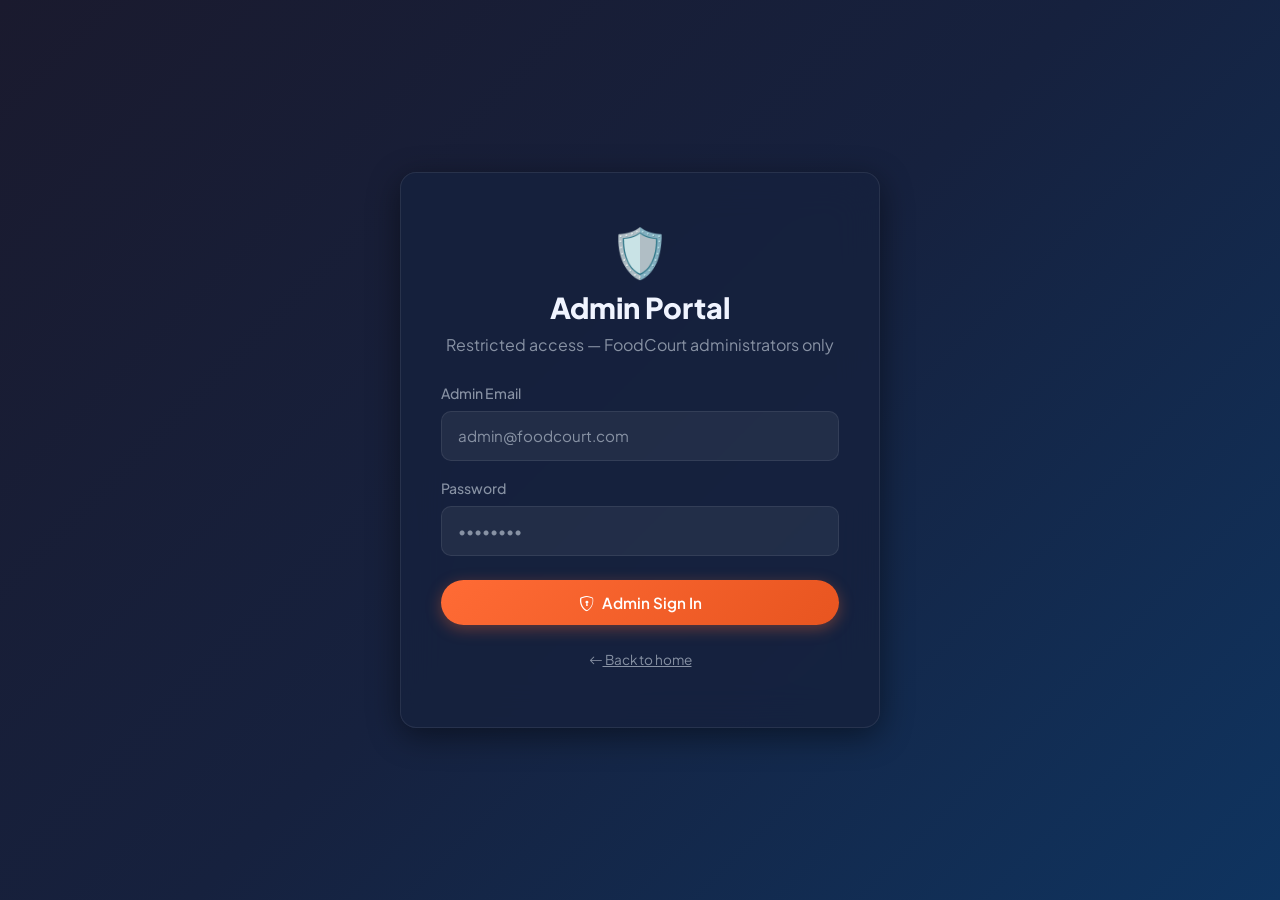
<file: templates/admin_login.html>
<!DOCTYPE html>
<html lang="en">

<head>
    <meta charset="UTF-8">
    <meta name="viewport" content="width=device-width, initial-scale=1.0">
    <title>Admin Login — FoodCourt</title>
    <link rel="icon"
        href="data:image/svg+xml,<svg xmlns='http://www.w3.org/2000/svg' viewBox='0 0 100 100'><text y='.9em' font-size='90'>🛡️</text></svg>">
    <link rel="stylesheet" href="https://cdn.jsdelivr.net/npm/bootstrap@5.3.3/dist/css/bootstrap.min.css">
    <link rel="stylesheet" href="https://cdn.jsdelivr.net/npm/bootstrap-icons@1.11.3/font/bootstrap-icons.min.css">
    <link rel="stylesheet" href="/static/css/style.css">
</head>

<body class="auth-page">
    <div class="fc-toast-container" id="toast-container"></div>

    <div class="auth-card">
        <div class="text-center mb-4">
            <div style="font-size:3rem">🛡️</div>
            <h1 style="font-size:1.8rem;font-weight:800">Admin Portal</h1>
            <p style="color:var(--text-muted)">Restricted access — FoodCourt administrators only</p>
        </div>

        <form id="admin-login-form">
            <div class="mb-3">
                <label class="fc-label">Admin Email</label>
                <input type="email" class="fc-input" id="email" placeholder="admin@foodcourt.com" required>
            </div>
            <div class="mb-4">
                <label class="fc-label">Password</label>
                <input type="password" class="fc-input" id="password" placeholder="••••••••" required>
            </div>
            <button type="submit" class="btn-primary-custom w-100 justify-content-center" id="login-btn">
                <i class="bi bi-shield-lock"></i> Admin Sign In
            </button>
        </form>

        <p class="text-center mt-4" style="color:var(--text-muted);font-size:0.85rem">
            <a href="/" style="color:var(--text-muted)"><i class="bi bi-arrow-left"></i> Back to home</a>
        </p>
    </div>

    <script src="https://cdn.jsdelivr.net/npm/bootstrap@5.3.3/dist/js/bootstrap.bundle.min.js"></script>
    <script src="/static/js/main.js"></script>
    <script>
        if (getToken() && getRole() === 'admin') { window.location.href = '/admin_dashboard.html'; }

        document.getElementById('admin-login-form').addEventListener('submit', async e => {
            e.preventDefault();
            const btn = document.getElementById('login-btn');
            btn.innerHTML = '<span class="spinner-border spinner-border-sm"></span>';
            btn.disabled = true;
            const res = await apiPost('/api/admin/login', {
                email: document.getElementById('email').value,
                password: document.getElementById('password').value
            });
            if (res.token) {
                localStorage.setItem('fc_token', res.token);
                localStorage.setItem('fc_role', 'admin');
                localStorage.setItem('fc_name', res.name);
                localStorage.setItem('fc_id', 'admin');
                showToast('Welcome, Admin 🛡️', 'success');
                setTimeout(() => window.location.href = '/admin_dashboard.html', 1000);
            } else {
                showToast(res.error || 'Login failed', 'error');
                btn.innerHTML = '<i class="bi bi-shield-lock"></i> Admin Sign In';
                btn.disabled = false;
            }
        });
    </script>
</body>

</html>
</file>
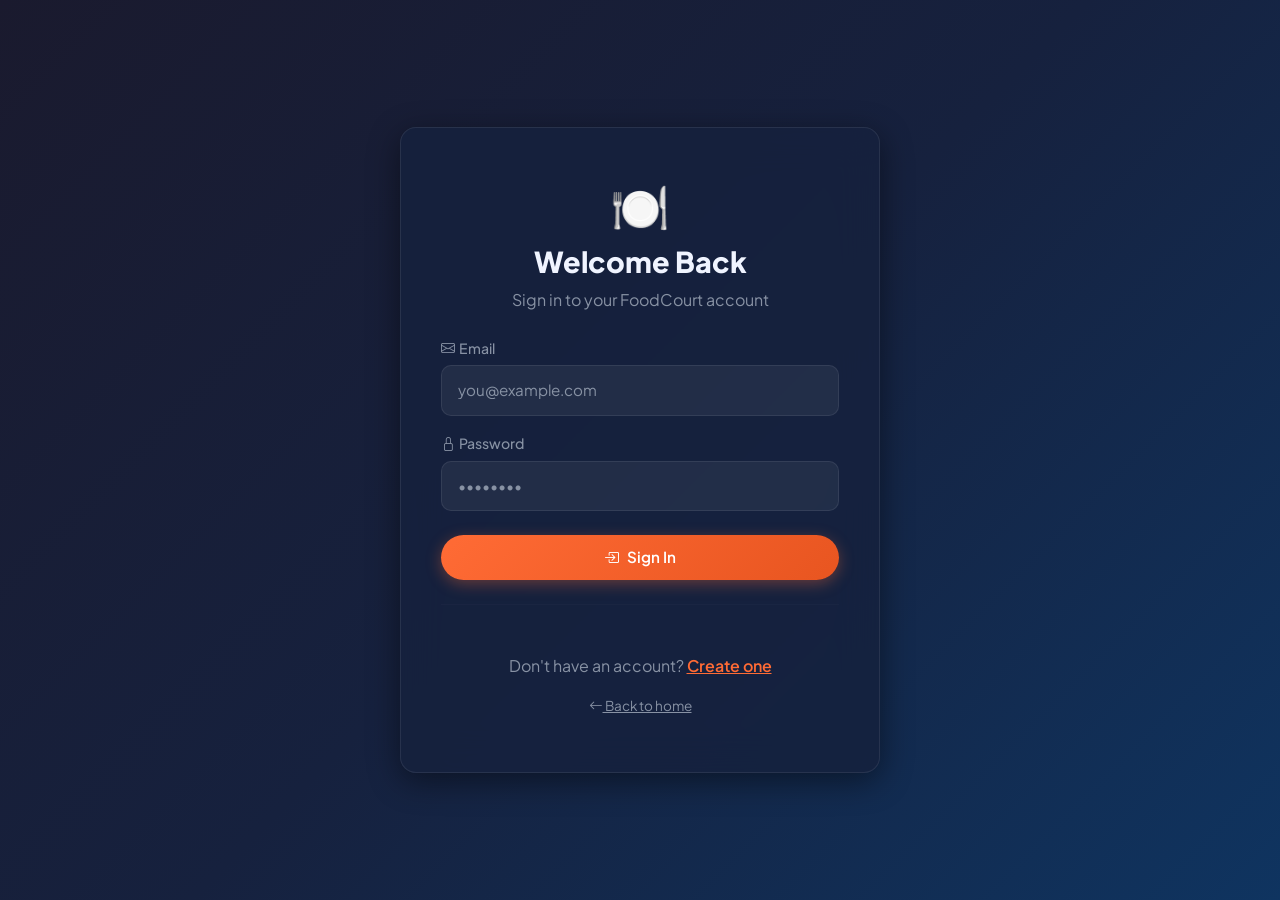
<file: templates/login.html>
<!DOCTYPE html>
<html lang="en">

<head>
    <meta charset="UTF-8">
    <meta name="viewport" content="width=device-width, initial-scale=1.0">
    <title>Login — FoodCourt</title>
    <meta name="description" content="Login to your FoodCourt account to order food.">
    <link rel="icon"
        href="data:image/svg+xml,<svg xmlns='http://www.w3.org/2000/svg' viewBox='0 0 100 100'><text y='.9em' font-size='90'>🍔</text></svg>">
    <link rel="stylesheet" href="https://cdn.jsdelivr.net/npm/bootstrap@5.3.3/dist/css/bootstrap.min.css">
    <link rel="stylesheet" href="https://cdn.jsdelivr.net/npm/bootstrap-icons@1.11.3/font/bootstrap-icons.min.css">
    <link rel="stylesheet" href="/static/css/style.css">
    <!-- Google Identity Services -->
    <script src="https://accounts.google.com/gsi/client" async defer></script>
</head>

<body class="auth-page">
    <div class="fc-toast-container" id="toast-container"></div>

    <div class="auth-card">
        <div class="text-center mb-4">
            <div style="font-size:3rem">🍽️</div>
            <h1 style="font-size:1.8rem;font-weight:800">Welcome Back</h1>
            <p style="color:var(--text-muted)">Sign in to your FoodCourt account</p>
        </div>

        <form id="login-form">
            <div class="mb-3">
                <label class="fc-label"><i class="bi bi-envelope me-1"></i>Email</label>
                <input type="email" class="fc-input" id="email" placeholder="you@example.com" required>
            </div>
            <div class="mb-4">
                <label class="fc-label"><i class="bi bi-lock me-1"></i>Password</label>
                <input type="password" class="fc-input" id="password" placeholder="••••••••" required>
            </div>
            <button type="submit" class="btn-primary-custom w-100 justify-content-center" id="submit-btn">
                <i class="bi bi-box-arrow-in-right"></i> Sign In
            </button>
        </form>

        <hr class="divider my-4">

        <!-- Google Sign-In Button -->
        <div id="g_id_onload" data-client_id="77957118883-n0f61t165nj05m29q01k953rb3q7afun.apps.googleusercontent.com"
            data-context="signin" data-ux_mode="popup" data-callback="handleGoogleCredentialResponse"
            data-auto_prompt="false">
        </div>
        <div class="g_id_signin mb-4" data-type="standard" data-shape="pill" data-theme="outline"
            data-text="continue_with" data-size="large" data-logo_alignment="left"
            style="display:flex;justify-content:center;">
        </div>

        <p class="text-center" style="color:var(--text-muted)">
            Don't have an account?
            <a href="/register.html" style="color:var(--primary);font-weight:600">Create one</a>
        </p>
        <p class="text-center" style="color:var(--text-muted);font-size:0.85rem">
            <a href="/" style="color:var(--text-muted)"><i class="bi bi-arrow-left"></i> Back to home</a>
        </p>
    </div>

    <script src="https://cdn.jsdelivr.net/npm/bootstrap@5.3.3/dist/js/bootstrap.bundle.min.js"></script>
    <script src="/static/js/main.js"></script>
    <script>
        // Redirect if already logged in
        if (getToken() && getRole() === 'customer') { window.location.href = '/'; }

        document.getElementById('login-form').addEventListener('submit', async e => {
            e.preventDefault();
            const btn = document.getElementById('submit-btn');
            btn.innerHTML = '<span class="spinner-border spinner-border-sm"></span> Signing in…';
            btn.disabled = true;

            const res = await apiPost('/api/login', {
                email: document.getElementById('email').value,
                password: document.getElementById('password').value
            });

            if (res.token) {
                localStorage.setItem('fc_token', res.token);
                localStorage.setItem('fc_role', res.role);
                localStorage.setItem('fc_name', res.name);
                localStorage.setItem('fc_id', res.id);
                showToast('Welcome back, ' + res.name + '! 🎉', 'success');
                setTimeout(() => window.location.href = '/', 1000);
            } else {
                showToast(res.error || 'Login failed', 'error');
                btn.innerHTML = '<i class="bi bi-box-arrow-in-right"></i> Sign In';
                btn.disabled = false;
            }
        });

        // Google Auth Callback
        async function handleGoogleCredentialResponse(response) {
            const res = await apiPost('/api/auth/google', {
                credential: response.credential
            });

            if (res.token) {
                localStorage.setItem('fc_token', res.token);
                localStorage.setItem('fc_role', res.role);
                localStorage.setItem('fc_name', res.name);
                localStorage.setItem('fc_id', res.id);
                showToast('Welcome back, ' + res.name + '! 🎉', 'success');
                setTimeout(() => window.location.href = '/', 1000);
            } else {
                showToast(res.error || 'Google login failed', 'error');
            }
        }
    </script>
</body>

</html>
</file>
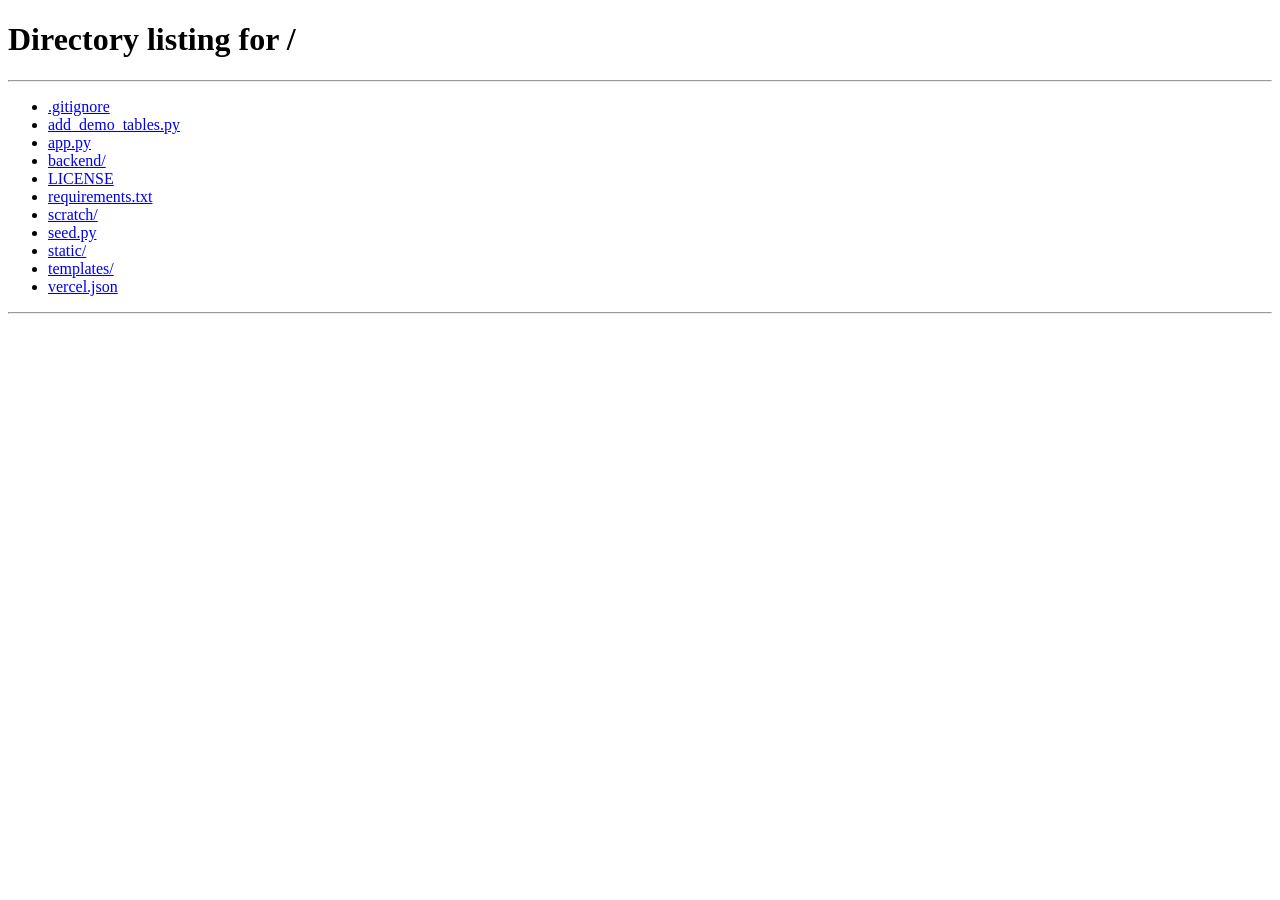
<file: templates/menu.html>
<!DOCTYPE html>
<html lang="en">

<head>
    <meta charset="UTF-8">
    <meta name="viewport" content="width=device-width, initial-scale=1.0">
    <title>Menu — FoodCourt</title>
    <link rel="icon"
        href="data:image/svg+xml,<svg xmlns='http://www.w3.org/2000/svg' viewBox='0 0 100 100'><text y='.9em' font-size='90'>🍽️</text></svg>">
    <link rel="stylesheet" href="https://cdn.jsdelivr.net/npm/bootstrap@5.3.3/dist/css/bootstrap.min.css">
    <link rel="stylesheet" href="https://cdn.jsdelivr.net/npm/bootstrap-icons@1.11.3/font/bootstrap-icons.min.css">
    <link rel="stylesheet" href="/static/css/style.css">
</head>

<body>

    <!-- NAVBAR -->
    <nav class="navbar navbar-expand-lg" style="border-bottom: 1px solid var(--border); background: var(--surface);">
        <div class="container">
            <a class="navbar-brand" href="/" style="font-weight: 700; font-size: 1.25rem;">🍽️ FoodCourt</a>
            <div class="ms-auto d-flex align-items-center gap-3">
                <button class="btn btn-link p-0 text-decoration-none" onclick="toggleProfessionalTheme()" id="theme-toggle-btn" style="color:var(--text-primary);">
                    <i class="bi bi-moon-stars" style="font-size: 1.2rem;"></i>
                </button>
                <div class="dropdown">
                    <button class="btn p-0 border-0" type="button" data-bs-toggle="dropdown" aria-expanded="false" style="color: var(--text-primary);">
                        <i class="bi bi-list" style="font-size: 1.8rem;"></i>
                    </button>
                    <ul class="dropdown-menu dropdown-menu-end p-2" style="background:var(--surface); border:1px solid var(--border); min-width: 200px; border-radius: 12px; box-shadow: var(--shadow-lg); margin-top: 10px;">
                        <li id="nav-user-info" style="display:none">
                            <div class="px-3 py-2 mb-1" style="font-size: 0.85rem; color: var(--text-muted); border-bottom: 1px solid var(--border);">
                                <i class="bi bi-person-circle me-1"></i> <span id="nav-username">User</span>
                            </div>
                        </li>
                        <li><a class="dropdown-item rounded-2" href="/"><i class="bi bi-house me-2"></i>Home</a></li>
                        <li id="nav-orders-item" style="display:none"><a class="dropdown-item rounded-2" href="/orders.html"><i class="bi bi-bag-check me-2"></i>My Orders</a></li>
                        <li id="nav-login-item"><a class="dropdown-item rounded-2" href="/login.html"><i class="bi bi-box-arrow-in-right me-2"></i>Login</a></li>
                        <li id="nav-register-item"><a class="dropdown-item rounded-2" href="/register.html"><i class="bi bi-person-plus me-2"></i>Sign Up</a></li>
                        <li><hr class="dropdown-divider" style="border-color:var(--border)"></li>
                        <li><a class="dropdown-item rounded-2" href="/restaurant_auth.html"><i class="bi bi-shop me-2"></i>Restaurant Panel</a></li>
                        <li><a class="dropdown-item rounded-2" href="/admin_login.html"><i class="bi bi-shield-lock me-2"></i>Admin Panel</a></li>
                        <li id="nav-logout-item" style="display:none">
                            <hr class="dropdown-divider" style="border-color:var(--border)">
                            <a class="dropdown-item rounded-2 text-danger" href="#" id="logout-btn"><i class="bi bi-box-arrow-right me-2"></i>Logout</a>
                        </li>
                    </ul>
                </div>
            </div>
        </div>
    </nav>

    <!-- RESTAURANT HEADER -->
    <div id="rest-header"
        style="background:linear-gradient(135deg, var(--secondary), var(--surface));padding:2.5rem 0;border-bottom:1px solid var(--border)">
        <div class="container">
            <div class="d-flex align-items-center gap-4 flex-wrap">
                <img id="rest-img" src="" alt=""
                    style="width:110px;height:110px;border-radius:var(--radius);object-fit:cover;border:2px solid var(--border)">
                <div>
                    <h1 id="rest-name" class="section-title mb-1">Loading…</h1>
                    <div class="d-flex align-items-center gap-2 flex-wrap">
                        <span id="rest-cuisine" class="badge-cuisine"></span>
                        <span id="rest-rating" class="stars"></span>
                    </div>
                    <!-- Offer banner -->
                    <div id="offer-banner" class="offer-banner mt-3" style="display:none">
                        <i class="bi bi-tags-fill"></i> <span id="offer-text"></span>
                    </div>
                </div>
            </div>
        </div>
    </div>

    <!-- MENU ITEMS -->
    <section class="py-5">
        <div class="container">
            <div class="d-flex gap-2 mb-4">
                <button class="pill" id="filter-veg" onclick="toggleMenuFilter('veg')">🟢 Veg Only</button>
                <button class="pill" id="filter-best" onclick="toggleMenuFilter('best')">🔥 Bestsellers</button>
            </div>
            <div class="row g-3" id="menu-grid">
                <!-- Skeletons -->
                <div class="col-12 col-md-6 col-lg-4">
                    <div class="fc-card" style="padding:1rem">
                        <div class="d-flex gap-3">
                            <div class="skeleton" style="width:100px; height:100px; border-radius:12px"></div>
                            <div style="flex:1">
                                <div class="skeleton" style="height:1.2rem;width:80%;margin-bottom:.5rem"></div>
                                <div class="skeleton" style="height:.9rem;width:40%;margin-bottom:1rem"></div>
                                <div class="skeleton" style="height:2rem;width:60%"></div>
                            </div>
                        </div>
                    </div>
                </div>
                <div class="col-12 col-md-6 col-lg-4">
                    <div class="fc-card" style="padding:1rem">
                        <div class="d-flex gap-3">
                            <div class="skeleton" style="width:100px; height:100px; border-radius:12px"></div>
                            <div style="flex:1">
                                <div class="skeleton" style="height:1.2rem;width:80%;margin-bottom:.5rem"></div>
                                <div class="skeleton" style="height:.9rem;width:40%;margin-bottom:1rem"></div>
                                <div class="skeleton" style="height:2rem;width:60%"></div>
                            </div>
                        </div>
                    </div>
                </div>
                <div class="col-12 col-md-6 col-lg-4 d-none d-lg-block">
                    <div class="fc-card" style="padding:1rem">
                        <div class="d-flex gap-3">
                            <div class="skeleton" style="width:100px; height:100px; border-radius:12px"></div>
                            <div style="flex:1">
                                <div class="skeleton" style="height:1.2rem;width:80%;margin-bottom:.5rem"></div>
                                <div class="skeleton" style="height:.9rem;width:40%;margin-bottom:1rem"></div>
                                <div class="skeleton" style="height:2rem;width:60%"></div>
                            </div>
                        </div>
                    </div>
                </div>
            </div>

            <!-- Reviews Section -->
            <div class="mt-5">
                <h2 class="section-title" style="font-size:1.4rem">⭐ Reviews</h2>
                <div id="reviews-list" class="mt-3"></div>
                <!-- Leave a review form (shown only when logged in as customer) -->
                <div id="review-form-wrapper" style="display:none" class="mt-4">
                    <div
                        style="background:var(--card-bg);border:1px solid var(--border);border-radius:var(--radius);padding:1.5rem">
                        <h3 style="font-size:1.1rem;font-weight:700;margin-bottom:1rem">Leave a Review</h3>
                        <div class="mb-3">
                            <label class="fc-label">Rating</label>
                            <div class="d-flex gap-2" id="star-picker" style="font-size:1.5rem;cursor:pointer">
                                <span onclick="setRating(1)">☆</span><span onclick="setRating(2)">☆</span>
                                <span onclick="setRating(3)">☆</span><span onclick="setRating(4)">☆</span><span
                                    onclick="setRating(5)">☆</span>
                            </div>
                        </div>
                        <div class="mb-3">
                            <label class="fc-label">Comment (optional)</label>
                            <textarea class="fc-input" id="review-comment" rows="2"
                                placeholder="Share your experience…"></textarea>
                        </div>
                        <button class="btn-primary-custom" onclick="submitReview()">
                            <i class="bi bi-send"></i> Submit Review
                        </button>
                    </div>
                </div>
            </div>
        </div>
    </section>

    <!-- FLOATING CART -->
    <div class="cart-btn-floating" id="cart-fab" style="display:none">
        <button class="btn-primary-custom position-relative"
            style="width:60px;height:60px;border-radius:50%;padding:0;justify-content:center;font-size:1.4rem"
            data-bs-toggle="offcanvas" data-bs-target="#cartSidebar">
            🛒
            <span class="cart-count" id="cart-badge">0</span>
        </button>
    </div>

    <!-- CART SIDEBAR -->
    <div class="offcanvas offcanvas-end" tabindex="-1" id="cartSidebar">
        <div class="offcanvas-header">
            <h5 class="offcanvas-title">🛒 Your Cart</h5>
            <button type="button" class="btn-close btn-close-white" data-bs-dismiss="offcanvas"></button>
        </div>
        <div class="offcanvas-body d-flex flex-column" style="overflow-y:auto">
            <div id="cart-items-list" class="flex-grow-1"></div>
            <div id="cart-footer"
                style="display:none;border-top:1px solid var(--border);padding-top:1rem;margin-top:1rem">
                <div class="mb-3">
                    <label class="fc-label">Coupon Code</label>
                    <div class="d-flex gap-2">
                        <input type="text" class="fc-input" id="cart-coupon" placeholder="Enter coupon..." style="flex:1; text-transform:uppercase;">
                        <button class="btn btn-outline-custom" onclick="applyCoupon()" style="padding: 0 1rem; border-color:var(--border); color:var(--text);">Apply</button>
                    </div>
                    <div id="coupon-message" style="font-size: 0.85rem; margin-top: 0.25rem;"></div>
                </div>
                <div class="mb-3" id="cart-points-container" style="display:none;">
                    <div class="form-check d-flex align-items-center gap-2" style="background:rgba(255,107,53,0.1); padding:0.5rem 1rem; border-radius:8px; border:1px solid rgba(255,107,53,0.2);">
                        <input class="form-check-input" type="checkbox" id="cart-use-points" onchange="renderCart()" style="margin-top:0;">
                        <label class="form-check-label mb-0 w-100 d-flex justify-content-between align-items-center" for="cart-use-points" style="color:var(--text-primary); cursor:pointer;">
                            <span id="cart-points-label"><i class="bi bi-star-fill text-warning"></i> Use 0 Points</span>
                            <strong class="text-success" id="cart-points-savings">Save ₹0</strong>
                        </label>
                    </div>
                </div>
                <div class="d-flex justify-content-between mb-2">
                    <span style="color:var(--text-muted)">Subtotal</span>
                    <strong id="cart-subtotal">$0.00</strong>
                </div>
                <div class="d-flex justify-content-between mb-2 text-success" id="cart-discount-row" style="display:none !important;">
                    <span>Discount</span>
                    <strong id="cart-discount">-$0.00</strong>
                </div>
                <div class="d-flex justify-content-between mb-3 border-top pt-2" style="border-color:var(--border) !important;">
                    <span style="font-weight:bold;">Total</span>
                    <strong id="cart-total" style="font-size:1.1rem; color:var(--primary);">$0.00</strong>
                </div>
                <div class="mb-3">
                    <label class="fc-label">Delivery Address</label>
                    <textarea class="fc-input" id="cart-address" rows="2"
                        placeholder="Enter your delivery address…"></textarea>
                </div>
                <div class="d-flex gap-2">
                    <button id="checkout-btn-razorpay" class="btn btn-primary-custom w-100 justify-content-center" onclick="checkout('razorpay')">
                        <i class="bi bi-credit-card"></i> Pay Online
                    </button>
                    <button id="checkout-btn-cod" class="btn btn-outline-custom w-100 justify-content-center" style="border-color:var(--border);color:var(--text)" onclick="checkout('cod')">
                        <i class="bi bi-cash"></i> COD
                    </button>
                </div>
            </div>
        </div>
    </div>

    <div class="fc-toast-container" id="toast-container"></div>

    <script src="https://cdn.jsdelivr.net/npm/bootstrap@5.3.3/dist/js/bootstrap.bundle.min.js"></script>
    <script src="https://checkout.razorpay.com/v1/checkout.js"></script>
    <script src="/static/js/main.js"></script>
    <script src="/static/js/customer.js"></script>
    <script>
        initNavbar();
        const params = new URLSearchParams(window.location.search);
        const restId = params.get('id');
        if (!restId) { window.location.href = '/'; }

        let currentRating = 0;
        let currentRestaurantData = null;

        let originalMenuItems = [];
        let currentMenuFilters = { veg: false, best: false };

        async function loadRestaurantMenu() {
            // Load restaurant details from the restaurants list
            const rests = await apiFetch('/api/restaurants');
            const rest = Array.isArray(rests) ? rests.find(r => r._id === restId) : null;
            currentRestaurantData = rest;
            let restName = "Restaurant";
            if (rest) {
                restName = rest.name.replace(/'/g, "\\'");
                document.getElementById('rest-name').textContent = rest.name;
                document.getElementById('rest-cuisine').textContent = rest.cuisine;
                document.getElementById('rest-img').src = rest.image || 'https://images.unsplash.com/photo-1517248135467-4c7edcad34c4?w=300';
                document.getElementById('rest-rating').innerHTML = renderStars(rest.rating) + ` <span class="rating-num">${rest.rating} (${rest.totalRatings || 0})</span>`;
                document.title = rest.name + ' — FoodCourt';
                
                if (rest.offer) {
                    document.getElementById('offer-banner').style.display = '';
                    document.getElementById('offer-text').textContent = rest.offer;
                }
            }

            const items = await apiFetch(`/api/menu/${restId}`);
            if (!Array.isArray(items)) {
                document.getElementById('menu-grid').innerHTML = '<div class="col-12"><div class="empty-state"><div class="icon">🍽️</div><p>Failed to load menu.</p></div></div>';
                return;
            }
            originalMenuItems = items.map(item => {
                // Mock isVeg and isBestseller based on name for demonstration
                const nameLower = item.name.toLowerCase();
                const isVeg = !(nameLower.includes('chicken') || nameLower.includes('beef') || nameLower.includes('pork') || nameLower.includes('fish') || nameLower.includes('meat') || nameLower.includes('egg'));
                const isBestseller = item.price > 150 && item.price < 300;
                return { ...item, isVeg, isBestseller, restName };
            });
            
            renderMenuItems();
        }
        
        function toggleMenuFilter(type) {
            currentMenuFilters[type] = !currentMenuFilters[type];
            const btn = document.getElementById(`filter-${type}`);
            if (currentMenuFilters[type]) btn.classList.add('active');
            else btn.classList.remove('active');
            renderMenuItems();
        }

        function renderMenuItems() {
            const grid = document.getElementById('menu-grid');
            
            let filtered = originalMenuItems;
            if (currentMenuFilters.veg) filtered = filtered.filter(i => i.isVeg);
            if (currentMenuFilters.best) filtered = filtered.filter(i => i.isBestseller);
            
            if (filtered.length === 0) {
                grid.innerHTML = '<div class="col-12"><div class="empty-state"><div class="icon">🍽️</div><p>No menu items match your filters.</p></div></div>';
                return;
            }
            const isLoggedIn = !!localStorage.getItem('fc_token');
            const discount = isLoggedIn && currentRestaurantData && currentRestaurantData.discount_pct ? parseFloat(currentRestaurantData.discount_pct) : 0;

            grid.innerHTML = filtered.map(item => {
                let priceHtml = '';
                if (discount > 0) {
                    const discountedPrice = (item.price * (1 - discount / 100)).toFixed(2);
                    priceHtml = `<span style="text-decoration:line-through; color:var(--text-muted); font-size:0.85rem">₹${item.price}</span> <span style="color: #20c997; font-weight: bold;">₹${discountedPrice}</span>`;
                } else {
                    priceHtml = `₹${item.price}`;
                }
                
                return `
      <div class="col-12 col-md-6">
        <div class="menu-card" style="cursor:pointer" onclick="openItemDetails('${item._id}', '${item.name.replace(/'/g, "\\'")}', ${item.price}, '${restId}', '${item.restName}', '${item.image || ''}', '${item.description || ''}', ${item.isVeg}, '${item.addons || ''}')">
          <img src="${item.image || 'https://images.unsplash.com/photo-1546069901-ba9599a7e63c?w=200'}" alt="${item.name}"
               onerror="this.src='https://images.unsplash.com/photo-1546069901-ba9599a7e63c?w=200'">
          <div class="details">
            <div class="name">
                ${item.isVeg ? '<span style="font-size:0.7rem">🟢</span>' : '<span style="font-size:0.7rem">🔴</span>'}
                ${item.name}
            </div>
            <div class="price">${priceHtml}</div>
          </div>
          <div class="ms-auto">
            <button class="btn-primary-custom" style="padding:0.45rem 1rem;font-size:0.85rem"
              onclick="event.stopPropagation(); openItemDetails('${item._id}', '${item.name.replace(/'/g, "\\'")}', ${item.price}, '${restId}', '${item.restName}', '${item.image || ''}', '${item.description || ''}', ${item.isVeg}, '${item.addons || ''}')">
              <i class="bi bi-plus-lg"></i> Add
            </button>
          </div>
        </div>
      </div>
    `}).join('');
        }

        async function loadReviews() {
            const reviews = await apiFetch(`/api/reviews/${restId}`);
            const list = document.getElementById('reviews-list');
            if (!list) return;

            if (!Array.isArray(reviews) || reviews.length === 0) {
                list.innerHTML = '<p style="color:var(--text-muted); text-align:center; padding:1rem;">No reviews yet. Be the first!</p>';
                return;
            }
            list.innerHTML = reviews.map(r => `
      <div style="background:var(--card-bg);border:1px solid var(--border);border-radius:var(--radius-sm);padding:1rem;margin-bottom:0.75rem">
        <div class="d-flex justify-content-between align-items-center mb-1">
          <strong>${r.user_name}</strong>
          <span class="stars">${'★'.repeat(Math.round(r.rating))}${'☆'.repeat(5 - Math.round(r.rating))}</span>
        </div>
        ${r.comment ? `<p style="color:var(--text-muted);font-size:0.9rem;margin:0">${r.comment}</p>` : '<p style="color:var(--text-muted);font-size:0.85rem;margin:0;font-style:italic">No comment left</p>'}
      </div>
    `).join('');
        }

        function setRating(n) {
            currentRating = n;
            const stars = document.querySelectorAll('#star-picker span');
            stars.forEach((s, i) => { s.textContent = i < n ? '★' : '☆'; s.style.color = i < n ? 'var(--gold)' : ''; });
        }

        async function submitReview() {
            if (!currentRating) { showToast('Please select a rating', 'error'); return; }
            const res = await apiPost('/api/review', {
                restaurant_id: restId,
                rating: currentRating,
                comment: document.getElementById('review-comment').value
            }, true);
            if (res.message) {
                showToast('Review submitted! ⭐', 'success');
                document.getElementById('review-comment').value = '';
                setRating(0);
                loadReviews();
            } else {
                showToast(res.error || 'Failed to submit review', 'error');
            }
        }

        // Show review form only for logged-in customers
        if (getToken() && getRole() === 'customer') {
            document.getElementById('review-form-wrapper').style.display = '';
        }

        renderCart();
        loadRestaurantMenu();
        loadReviews();
    </script>
</body>

</html>
</file>
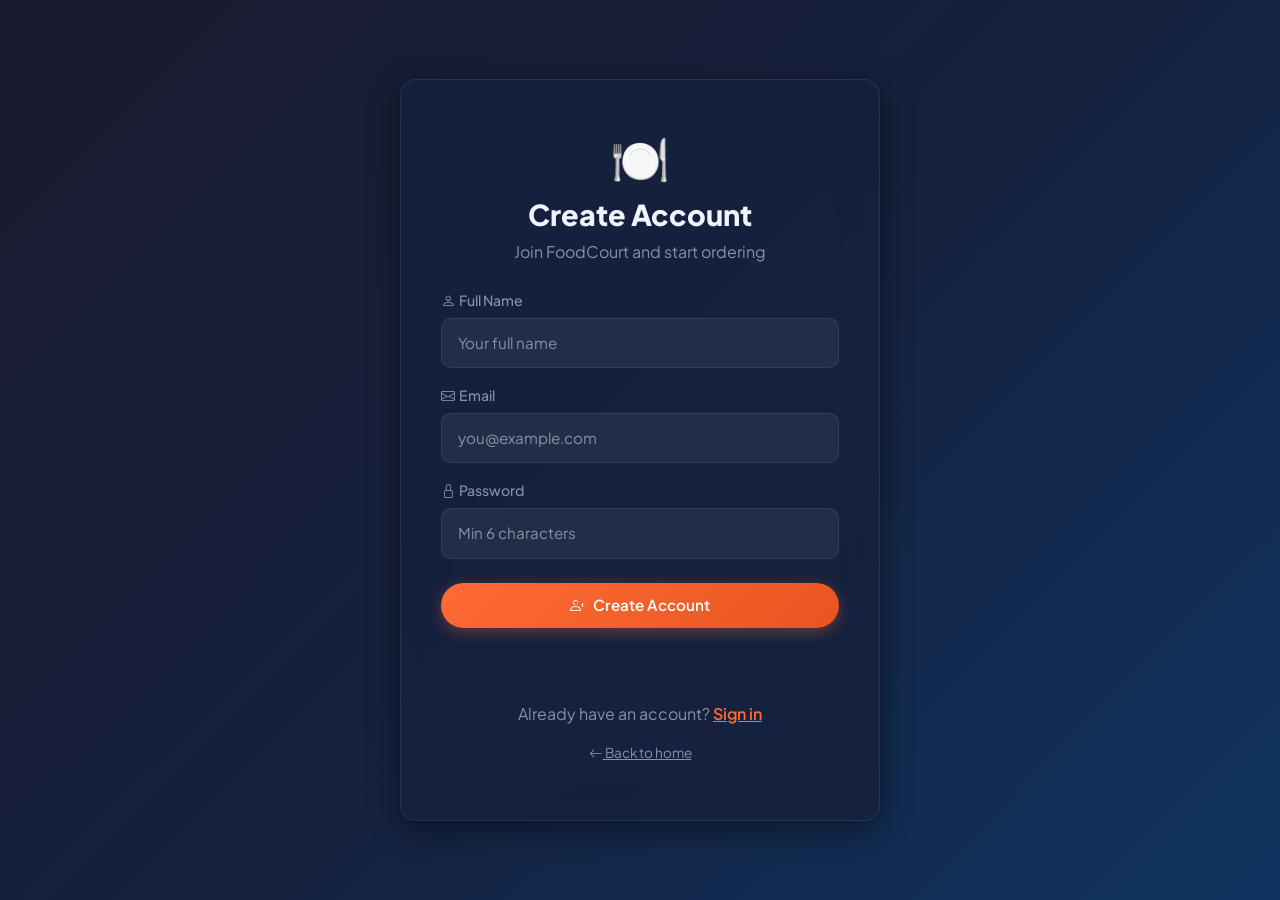
<file: templates/register.html>
<!DOCTYPE html>
<html lang="en">

<head>
    <meta charset="UTF-8">
    <meta name="viewport" content="width=device-width, initial-scale=1.0">
    <title>Register — FoodCourt</title>
    <meta name="description" content="Create your FoodCourt account.">
    <link rel="icon"
        href="data:image/svg+xml,<svg xmlns='http://www.w3.org/2000/svg' viewBox='0 0 100 100'><text y='.9em' font-size='90'>🍔</text></svg>">
    <link rel="stylesheet" href="https://cdn.jsdelivr.net/npm/bootstrap@5.3.3/dist/css/bootstrap.min.css">
    <link rel="stylesheet" href="https://cdn.jsdelivr.net/npm/bootstrap-icons@1.11.3/font/bootstrap-icons.min.css">
    <link rel="stylesheet" href="/static/css/style.css">
    <!-- Google Identity Services -->
    <script src="https://accounts.google.com/gsi/client" async defer></script>
</head>

<body class="auth-page">
    <div class="fc-toast-container" id="toast-container"></div>

    <div class="auth-card">
        <div class="text-center mb-4">
            <div style="font-size:3rem">🍽️</div>
            <h1 style="font-size:1.8rem;font-weight:800">Create Account</h1>
            <p style="color:var(--text-muted)">Join FoodCourt and start ordering</p>
        </div>

        <form id="register-form">
            <div class="mb-3">
                <label class="fc-label"><i class="bi bi-person me-1"></i>Full Name</label>
                <input type="text" class="fc-input" id="name" placeholder="Your full name" required>
            </div>
            <div class="mb-3">
                <label class="fc-label"><i class="bi bi-envelope me-1"></i>Email</label>
                <input type="email" class="fc-input" id="email" placeholder="you@example.com" required>
            </div>
            <div class="mb-4">
                <label class="fc-label"><i class="bi bi-lock me-1"></i>Password</label>
                <input type="password" class="fc-input" id="password" placeholder="Min 6 characters" required
                    minlength="6">
            </div>
            <button type="submit" class="btn-primary-custom w-100 justify-content-center" id="submit-btn">
                <i class="bi bi-person-plus"></i> Create Account
            </button>
        </form>

        <hr class="divider my-4">

        <!-- Google Sign-In Button -->
        <div id="g_id_onload" data-client_id="77957118883-n0f61t165nj05m29q01k953rb3q7afun.apps.googleusercontent.com"
            data-context="signup" data-ux_mode="popup" data-callback="handleGoogleCredentialResponse"
            data-auto_prompt="false">
        </div>
        <div class="g_id_signin mb-4" data-type="standard" data-shape="pill" data-theme="outline"
            data-text="signup_with" data-size="large" data-logo_alignment="left"
            style="display:flex;justify-content:center;">
        </div>

        <p class="text-center" style="color:var(--text-muted)">
            Already have an account?
            <a href="/login.html" style="color:var(--primary);font-weight:600">Sign in</a>
        </p>
        <p class="text-center" style="color:var(--text-muted);font-size:0.85rem">
            <a href="/" style="color:var(--text-muted)"><i class="bi bi-arrow-left"></i> Back to home</a>
        </p>
    </div>

    <script src="https://cdn.jsdelivr.net/npm/bootstrap@5.3.3/dist/js/bootstrap.bundle.min.js"></script>
    <script src="/static/js/main.js"></script>
    <script>
        if (getToken() && getRole() === 'customer') { window.location.href = '/'; }

        document.getElementById('register-form').addEventListener('submit', async e => {
            e.preventDefault();
            const btn = document.getElementById('submit-btn');
            btn.innerHTML = '<span class="spinner-border spinner-border-sm"></span> Creating…';
            btn.disabled = true;

            const res = await apiPost('/api/register', {
                name: document.getElementById('name').value,
                email: document.getElementById('email').value,
                password: document.getElementById('password').value
            });

            if (res.token) {
                localStorage.setItem('fc_token', res.token);
                localStorage.setItem('fc_role', res.role);
                localStorage.setItem('fc_name', res.name);
                localStorage.setItem('fc_id', res.id);
                showToast('Account created! Welcome ' + res.name + ' 🎉', 'success');
                setTimeout(() => window.location.href = '/', 1000);
            } else {
                showToast(res.error || 'Registration failed', 'error');
                btn.innerHTML = '<i class="bi bi-person-plus"></i> Create Account';
                btn.disabled = false;
            }
        });

        // Google Auth Callback
        async function handleGoogleCredentialResponse(response) {
            const res = await apiPost('/api/auth/google', {
                credential: response.credential
            });

            if (res.token) {
                localStorage.setItem('fc_token', res.token);
                localStorage.setItem('fc_role', res.role);
                localStorage.setItem('fc_name', res.name);
                localStorage.setItem('fc_id', res.id);
                showToast('Welcome back, ' + res.name + '! 🎉', 'success');
                setTimeout(() => window.location.href = '/', 1000);
            } else {
                showToast(res.error || 'Google sign-in failed', 'error');
            }
        }
    </script>
</body>

</html>
</file>
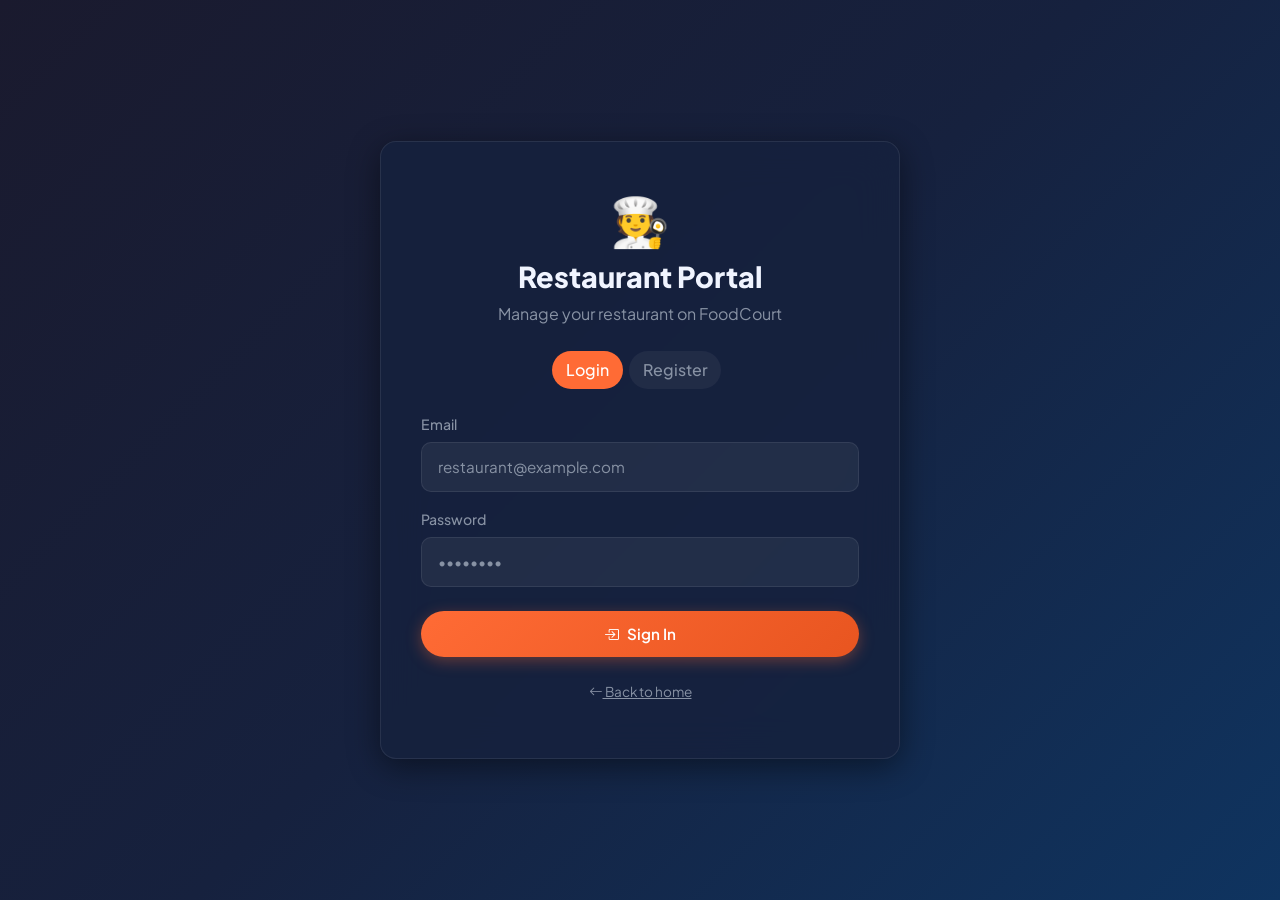
<file: templates/restaurant_auth.html>
<!DOCTYPE html>
<html lang="en">

<head>
    <meta charset="UTF-8">
    <meta name="viewport" content="width=device-width, initial-scale=1.0">
    <title>Restaurant Portal — FoodCourt</title>
    <meta name="description" content="Restaurant partner login and registration for FoodCourt.">
    <link rel="icon"
        href="data:image/svg+xml,<svg xmlns='http://www.w3.org/2000/svg' viewBox='0 0 100 100'><text y='.9em' font-size='90'>🍳</text></svg>">
    <link rel="stylesheet" href="https://cdn.jsdelivr.net/npm/bootstrap@5.3.3/dist/css/bootstrap.min.css">
    <link rel="stylesheet" href="https://cdn.jsdelivr.net/npm/bootstrap-icons@1.11.3/font/bootstrap-icons.min.css">
    <link rel="stylesheet" href="/static/css/style.css">
</head>

<body class="auth-page">
    <div class="fc-toast-container" id="toast-container"></div>

    <div class="auth-card" style="max-width:520px">
        <div class="text-center mb-4">
            <div style="font-size:3rem">🧑‍🍳</div>
            <h1 style="font-size:1.8rem;font-weight:800">Restaurant Portal</h1>
            <p style="color:var(--text-muted)">Manage your restaurant on FoodCourt</p>
        </div>

        <!-- Tabs -->
        <ul class="nav nav-pills justify-content-center mb-4" id="authTabs">
            <li class="nav-item">
                <button class="nav-link active" onclick="switchTab('login')">Login</button>
            </li>
            <li class="nav-item">
                <button class="nav-link" onclick="switchTab('register')">Register</button>
            </li>
        </ul>

        <!-- Login Form -->
        <form id="login-form">
            <div class="mb-3">
                <label class="fc-label">Email</label>
                <input type="email" class="fc-input" id="login-email" placeholder="restaurant@example.com" required>
            </div>
            <div class="mb-4">
                <label class="fc-label">Password</label>
                <input type="password" class="fc-input" id="login-password" placeholder="••••••••" required>
            </div>
            <button type="submit" class="btn-primary-custom w-100 justify-content-center" id="login-btn">
                <i class="bi bi-box-arrow-in-right"></i> Sign In
            </button>
        </form>

        <!-- Register Form (hidden by default) -->
        <form id="register-form" style="display:none">
            <div class="row g-3">
                <div class="col-12">
                    <label class="fc-label">Restaurant Name</label>
                    <input type="text" class="fc-input" id="reg-name" placeholder="e.g. Pizza Hub" required>
                </div>
                <div class="col-12">
                    <label class="fc-label">Owner Name</label>
                    <input type="text" class="fc-input" id="reg-owner" placeholder="Your full name" required>
                </div>
                <div class="col-12">
                    <label class="fc-label">Cuisine Type</label>
                    <select class="fc-input" id="reg-cuisine" required>
                        <option value="">Select cuisine…</option>
                        <option>Italian</option>
                        <option>American</option>
                        <option>Japanese</option>
                        <option>Chinese</option>
                        <option>Indian</option>
                        <option>Mexican</option>
                        <option>Thai</option>
                        <option>Mediterranean</option>
                        <option>Other</option>
                    </select>
                </div>
                <div class="col-12">
                    <label class="fc-label">Email</label>
                    <input type="email" class="fc-input" id="reg-email" placeholder="restaurant@example.com" required>
                </div>
                <div class="col-12 mb-2">
                    <label class="fc-label">Password</label>
                    <input type="password" class="fc-input" id="reg-password" placeholder="Min 6 characters" required
                        minlength="6">
                </div>
            </div>
            <button type="submit" class="btn-primary-custom w-100 justify-content-center mt-3" id="register-btn">
                <i class="bi bi-shop"></i> Register Restaurant
            </button>
        </form>

        <p class="text-center mt-4" style="color:var(--text-muted);font-size:0.85rem">
            <a href="/" style="color:var(--text-muted)"><i class="bi bi-arrow-left"></i> Back to home</a>
        </p>
    </div>

    <script src="https://cdn.jsdelivr.net/npm/bootstrap@5.3.3/dist/js/bootstrap.bundle.min.js"></script>
    <script src="/static/js/main.js"></script>
    <script>
        if (getToken() && getRole() === 'restaurant') { window.location.href = '/restaurant_dashboard.html'; }

        function switchTab(tab) {
            const tabs = document.querySelectorAll('#authTabs .nav-link');
            tabs.forEach((t, i) => { t.classList.toggle('active', (i === 0 && tab === 'login') || (i === 1 && tab === 'register')); });
            document.getElementById('login-form').style.display = tab === 'login' ? '' : 'none';
            document.getElementById('register-form').style.display = tab === 'register' ? '' : 'none';
        }

        document.getElementById('login-form').addEventListener('submit', async e => {
            e.preventDefault();
            const btn = document.getElementById('login-btn');
            btn.innerHTML = '<span class="spinner-border spinner-border-sm"></span>';
            btn.disabled = true;
            const res = await apiPost('/api/restaurant/login', {
                email: document.getElementById('login-email').value,
                password: document.getElementById('login-password').value
            });
            if (res.token) {
                localStorage.setItem('fc_token', res.token);
                localStorage.setItem('fc_role', 'restaurant');
                localStorage.setItem('fc_name', res.name);
                localStorage.setItem('fc_id', res.id);
                showToast('Welcome back, ' + res.name + ' 🎉', 'success');
                setTimeout(() => window.location.href = '/restaurant_dashboard.html', 1000);
            } else {
                showToast(res.error || 'Login failed', 'error');
                btn.innerHTML = '<i class="bi bi-box-arrow-in-right"></i> Sign In';
                btn.disabled = false;
            }
        });

        document.getElementById('register-form').addEventListener('submit', async e => {
            e.preventDefault();
            const btn = document.getElementById('register-btn');
            btn.innerHTML = '<span class="spinner-border spinner-border-sm"></span>';
            btn.disabled = true;
            const res = await apiPost('/api/restaurant/register', {
                name: document.getElementById('reg-name').value,
                ownerName: document.getElementById('reg-owner').value,
                cuisine: document.getElementById('reg-cuisine').value,
                email: document.getElementById('reg-email').value,
                password: document.getElementById('reg-password').value
            });
            if (res.token) {
                localStorage.setItem('fc_token', res.token);
                localStorage.setItem('fc_role', 'restaurant');
                localStorage.setItem('fc_name', res.name);
                localStorage.setItem('fc_id', res.id);
                showToast('Restaurant registered! 🎉', 'success');
                setTimeout(() => window.location.href = '/restaurant_dashboard.html', 1000);
            } else {
                showToast(res.error || 'Registration failed', 'error');
                btn.innerHTML = '<i class="bi bi-shop"></i> Register Restaurant';
                btn.disabled = false;
            }
        });
    </script>
</body>

</html>
</file>
<file: static/css/style.css>
/* ═══════════════════════════════════════════════════════════════
   Food Court — Global Design System
   ═══════════════════════════════════════════════════════════════ */
@import url('https://fonts.googleapis.com/css2?family=Plus+Jakarta+Sans:wght@400;500;600;700;800&display=swap');

:root {
    --primary: #ff6b35;
    --primary-dark: #e85520;
    --primary-glow: rgba(255, 107, 53, 0.35);
    --secondary: #1a1a2e;
    --surface: #16213e;
    --surface2: #0f3460;
    --accent: #e94560;
    --gold: #ffd700;
    --text-primary: #f0f4ff;
    --text-muted: #8892a4;
    --border: rgba(255, 255, 255, 0.08);
    --card-bg: rgba(22, 33, 62, 0.85);
    --radius: 16px;
    --radius-sm: 10px;
    --shadow: 0 8px 32px rgba(0, 0, 0, 0.45);
    --shadow-card: 0 4px 24px rgba(0, 0, 0, 0.35);
    --transition: 0.3s cubic-bezier(0.4, 0, 0.2, 1);
}

body.light-theme {
    --secondary: #f4f6f8;
    --surface: #ffffff;
    --surface2: #f1f3f5;
    --text-primary: #1e293b;
    --text-muted: #64748b;
    --border: rgba(0, 0, 0, 0.08);
    --card-bg: rgba(255, 255, 255, 0.95);
    --shadow: 0 8px 32px rgba(0, 0, 0, 0.06);
    --shadow-card: 0 4px 16px rgba(0, 0, 0, 0.04);
}

*,
*::before,
*::after {
    box-sizing: border-box;
    margin: 0;
    padding: 0;
}

html {
    scroll-behavior: smooth;
}

body {
    font-family: 'Plus Jakarta Sans', sans-serif;
    background: var(--secondary);
    color: var(--text-primary);
    min-height: 100vh;
    line-height: 1.6;
}

/* ── Navbar ─────────────────────────────────────────────────────── */
.navbar {
    background: rgba(26, 26, 46, 0.98) !important;
    backdrop-filter: blur(20px);
    border-bottom: 1px solid var(--border);
    padding: 0.75rem 0;
    position: sticky;
    top: 0;
    z-index: 1030;
}

.navbar-brand {
    font-weight: 800;
    font-size: 1.6rem;
    background: linear-gradient(135deg, var(--primary), #ff9f43);
    -webkit-background-clip: text;
    -webkit-text-fill-color: transparent;
    background-clip: text;
    letter-spacing: -0.5px;
}

.navbar-brand span {
    color: var(--text-primary);
    -webkit-text-fill-color: var(--text-primary);
}

.nav-link {
    color: var(--text-muted) !important;
    font-weight: 500;
    transition: color var(--transition);
    padding: 0.4rem 0.85rem !important;
    border-radius: 8px;
}

.nav-link:hover,
.nav-link.active {
    color: var(--primary) !important;
    background: var(--primary-glow);
}

.navbar-toggler {
    border-color: var(--border);
}

.navbar-toggler-icon {
    filter: invert(1);
}

/* ── Dropdown ─────────────────────────────────────────────────────── */
.dropdown-menu {
    background: var(--surface) !important;
    border: 1px solid var(--border) !important;
    border-radius: 12px !important;
    padding: 0.5rem !important;
    box-shadow: 0 10px 40px rgba(0, 0, 0, 0.3) !important;
    margin-top: 10px !important;
}

body.light-theme .dropdown-menu {
    box-shadow: 0 10px 30px rgba(0, 0, 0, 0.08) !important;
}

.dropdown-item {
    color: var(--text-primary) !important;
    font-weight: 500;
    padding: 0.6rem 1rem !important;
    border-radius: 8px !important;
    transition: all 0.2s ease;
}

.dropdown-item i {
    color: var(--text-muted);
    transition: color 0.2s ease;
}

.dropdown-item:hover {
    background: var(--primary-glow) !important;
    color: var(--primary) !important;
}

.dropdown-item:hover i {
    color: var(--primary);
}

.dropdown-divider {
    border-color: var(--border) !important;
}

/* ── Buttons ─────────────────────────────────────────────────────── */
.btn-primary-custom {
    background: linear-gradient(135deg, var(--primary), var(--primary-dark));
    color: #fff;
    border: none;
    border-radius: 50px;
    padding: 0.65rem 1.8rem;
    font-weight: 600;
    font-size: 0.95rem;
    cursor: pointer;
    transition: all var(--transition);
    box-shadow: 0 4px 15px var(--primary-glow);
    display: inline-flex;
    align-items: center;
    gap: 0.5rem;
}

.btn-primary-custom:hover {
    transform: translateY(-2px);
    box-shadow: 0 8px 25px var(--primary-glow);
    color: #fff;
    text-decoration: none;
}

.btn-primary-custom:active {
    transform: translateY(0);
}

.btn-outline-custom {
    background: transparent;
    color: var(--primary);
    border: 2px solid var(--primary);
    border-radius: 50px;
    padding: 0.6rem 1.6rem;
    font-weight: 600;
    cursor: pointer;
    transition: all var(--transition);
}

.btn-outline-custom:hover {
    background: var(--primary);
    color: #fff;
    box-shadow: 0 4px 15px var(--primary-glow);
    transform: translateY(-2px) scale(1.02);
}

/* ── Cards ───────────────────────────────────────────────────────── */
.fc-card {
    background: var(--card-bg);
    border: 1px solid var(--border);
    border-radius: var(--radius);
    overflow: hidden;
    transition: all 0.4s cubic-bezier(0.175, 0.885, 0.32, 1.275);
    backdrop-filter: blur(10px);
    cursor: pointer;
    animation: fadeInUp 0.6s ease-out backwards;
}

.fc-card:hover {
    transform: translateY(-8px) scale(1.01);
    box-shadow: var(--shadow);
    border-color: rgba(255, 107, 53, 0.4);
}

.fc-card img {
    width: 100%;
    height: 200px;
    object-fit: cover;
    transition: transform var(--transition);
}

.fc-card:hover img {
    transform: scale(1.05);
}

.fc-card .card-body {
    padding: 1.25rem;
}

.fc-card .card-title {
    font-size: 1.1rem;
    font-weight: 700;
    margin-bottom: 0.3rem;
    color: var(--text-primary);
}

.fc-card .card-text {
    color: var(--text-muted);
    font-size: 0.9rem;
}

/* ── Badge / Chips ───────────────────────────────────────────────── */
.badge-cuisine {
    background: rgba(255, 107, 53, 0.15);
    color: var(--primary);
    border: 1px solid rgba(255, 107, 53, 0.3);
    padding: 0.25rem 0.75rem;
    border-radius: 50px;
    font-size: 0.78rem;
    font-weight: 600;
}

.status-badge {
    padding: 0.3rem 0.85rem;
    border-radius: 50px;
    font-size: 0.78rem;
    font-weight: 700;
    letter-spacing: 0.5px;
    text-transform: uppercase;
}

.status-pending {
    background: rgba(255, 193, 7, 0.15);
    color: #ffc107;
    border: 1px solid rgba(255, 193, 7, 0.3);
}

.status-accepted {
    background: rgba(13, 202, 240, 0.15);
    color: #0dcaf0;
    border: 1px solid rgba(13, 202, 240, 0.3);
}

.status-preparing {
    background: rgba(255, 107, 53, 0.15);
    color: var(--primary);
    border: 1px solid rgba(255, 107, 53, 0.3);
}

.status-ready {
    background: rgba(32, 201, 151, 0.15);
    color: #20c997;
    border: 1px solid rgba(32, 201, 151, 0.3);
}

.status-delivered {
    background: rgba(25, 135, 84, 0.15);
    color: #198754;
    border: 1px solid rgba(25, 135, 84, 0.3);
}

.status-rejected {
    background: rgba(220, 53, 69, 0.15);
    color: #dc3545;
    border: 1px solid rgba(220, 53, 69, 0.3);
}

/* ── Rating Stars ────────────────────────────────────────────────── */
.stars {
    color: var(--gold);
    font-size: 0.85rem;
}

.rating-num {
    color: var(--text-muted);
    font-size: 0.85rem;
    margin-left: 0.3rem;
}

/* ── Hero Section ────────────────────────────────────────────────── */
.hero {
    background: linear-gradient(135deg, #1a1a2e 0%, #16213e 50%, #0f3460 100%);
    padding: 5rem 0 4rem;
    position: relative;
    overflow: hidden;
}

.hero::before {
    content: '';
    position: absolute;
    top: -50%;
    right: -10%;
    width: 600px;
    height: 600px;
    background: radial-gradient(circle, rgba(255, 107, 53, 0.15) 0%, transparent 70%);
    border-radius: 50%;
    pointer-events: none;
}

.hero::after {
    content: '';
    position: absolute;
    bottom: -30%;
    left: -5%;
    width: 400px;
    height: 400px;
    background: radial-gradient(circle, rgba(233, 69, 96, 0.1) 0%, transparent 70%);
    border-radius: 50%;
    pointer-events: none;
}

.hero h1 {
    font-size: clamp(2rem, 5vw, 3.5rem);
    font-weight: 800;
    line-height: 1.15;
}

.hero h1 span {
    background: linear-gradient(135deg, var(--primary), #ff9f43);
    -webkit-background-clip: text;
    -webkit-text-fill-color: transparent;
    background-clip: text;
}

.hero p {
    font-size: 1.15rem;
    color: var(--text-muted);
    max-width: 550px;
}

/* ── Search Bar ──────────────────────────────────────────────────── */
.search-wrapper {
    background: rgba(255, 255, 255, 0.07);
    border: 1px solid var(--border);
    border-radius: 50px;
    display: flex;
    align-items: center;
    overflow: hidden;
    padding: 0.25rem;
    transition: all var(--transition);
    max-width: 600px;
}

.search-wrapper:focus-within {
    border-color: var(--primary);
    box-shadow: 0 0 0 4px var(--primary-glow);
}

.search-wrapper input {
    flex: 1;
    background: transparent;
    border: none;
    outline: none;
    color: var(--text-primary);
    padding: 0.6rem 1.25rem;
    font-size: 1rem;
    font-family: inherit;
}

.search-wrapper input::placeholder {
    color: var(--text-muted);
}

.search-wrapper button {
    border-radius: 50px !important;
}

/* ── Category Pills ──────────────────────────────────────────────── */
.category-pills {
    display: flex;
    flex-wrap: wrap;
    gap: 0.5rem;
    margin: 1.5rem 0;
}

.pill {
    background: rgba(255, 255, 255, 0.06);
    border: 1px solid var(--border);
    color: var(--text-muted);
    padding: 0.45rem 1.2rem;
    border-radius: 50px;
    font-size: 0.9rem;
    font-weight: 500;
    cursor: pointer;
    transition: all var(--transition);
    display: flex;
    align-items: center;
    gap: 0.4rem;
}

.pill:hover,
.pill.active {
    background: rgba(255, 107, 53, 0.15);
    border-color: var(--primary);
    color: var(--primary);
}

/* ── Section Titles ──────────────────────────────────────────────── */
.section-title {
    font-size: 1.75rem;
    font-weight: 800;
    margin-bottom: 0.3rem;
}

.section-subtitle {
    color: var(--text-muted);
    margin-bottom: 2rem;
}

/* ── Cart Sidebar ────────────────────────────────────────────────── */
.cart-btn-floating {
    position: fixed;
    bottom: 2rem;
    right: 2rem;
    z-index: 999;
}

.cart-count {
    position: absolute;
    top: -6px;
    right: -6px;
    background: var(--primary);
    color: #fff;
    width: 22px;
    height: 22px;
    border-radius: 50%;
    font-size: 0.72rem;
    font-weight: 700;
    display: flex;
    align-items: center;
    justify-content: center;
}

/* ── Offcanvas / Modal ───────────────────────────────────────────── */
.offcanvas {
    background: var(--surface) !important;
    border-left: 1px solid var(--border) !important;
    color: var(--text-primary) !important;
}

.offcanvas-header {
    border-bottom: 1px solid var(--border);
}

.offcanvas-title {
    font-weight: 700;
    font-size: 1.2rem;
}

/* ── Forms ───────────────────────────────────────────────────────── */
.fc-input {
    background: rgba(255, 255, 255, 0.06) !important;
    border: 1px solid var(--border) !important;
    border-radius: var(--radius-sm) !important;
    color: var(--text-primary) !important;
    padding: 0.75rem 1rem !important;
    transition: all var(--transition);
    width: 100%;
    font-family: inherit;
    font-size: 0.95rem;
}

select.fc-input option {
    background-color: var(--surface);
    color: var(--text-primary);
}

.fc-input:focus {
    outline: none !important;
    border-color: var(--primary) !important;
    box-shadow: 0 0 0 3px var(--primary-glow) !important;
    background: rgba(255, 255, 255, 0.09) !important;
}

.fc-input::placeholder {
    color: var(--text-muted) !important;
}

.fc-label {
    color: var(--text-muted);
    font-size: 0.88rem;
    font-weight: 500;
    margin-bottom: 0.4rem;
    display: block;
}

/* ── Auth Card ───────────────────────────────────────────────────── */
.auth-card {
    background: var(--card-bg);
    border: 1px solid var(--border);
    border-radius: var(--radius);
    padding: 2.5rem;
    max-width: 480px;
    width: 100%;
    backdrop-filter: blur(20px);
    box-shadow: var(--shadow);
}

.auth-page {
    min-height: 100vh;
    display: flex;
    align-items: center;
    justify-content: center;
    background: linear-gradient(135deg, var(--secondary), var(--surface), var(--surface2));
}

/* ── Dashboard Stats ─────────────────────────────────────────────── */
.stat-card {
    background: var(--card-bg);
    border: 1px solid var(--border);
    border-radius: var(--radius);
    padding: 1.5rem;
    display: flex;
    align-items: center;
    gap: 1rem;
    transition: all var(--transition);
}

.stat-card:hover {
    border-color: rgba(255, 107, 53, 0.3);
    transform: translateY(-3px);
}

.stat-icon {
    width: 56px;
    height: 56px;
    border-radius: 14px;
    display: flex;
    align-items: center;
    justify-content: center;
    font-size: 1.5rem;
    flex-shrink: 0;
}

.stat-icon.orange {
    background: rgba(255, 107, 53, 0.15);
    color: var(--primary);
}

.stat-icon.blue {
    background: rgba(13, 202, 240, 0.15);
    color: #0dcaf0;
}

.stat-icon.green {
    background: rgba(32, 201, 151, 0.15);
    color: #20c997;
}

.stat-icon.gold {
    background: rgba(255, 215, 0, 0.15);
    color: var(--gold);
}

.stat-value {
    font-size: 1.8rem;
    font-weight: 800;
    line-height: 1;
}

.stat-label {
    color: var(--text-muted);
    font-size: 0.85rem;
    margin-top: 0.15rem;
}

/* ── Table ───────────────────────────────────────────────────────── */
.fc-table {
    width: 100%;
    border-collapse: separate;
    border-spacing: 0 0.5rem;
}

.fc-table th {
    background: transparent;
    color: var(--text-muted);
    font-size: 0.78rem;
    text-transform: uppercase;
    letter-spacing: 1px;
    font-weight: 600;
    padding: 0 1rem 0.5rem;
    border-bottom: 1px solid var(--border);
}

.fc-table td {
    background: var(--card-bg);
    padding: 1rem;
    font-size: 0.92rem;
    border-top: 1px solid transparent;
    border-bottom: 1px solid transparent;
}

.fc-table tr td:first-child {
    border-radius: 10px 0 0 10px;
    border-left: 1px solid var(--border);
}

.fc-table tr td:last-child {
    border-radius: 0 10px 10px 0;
    border-right: 1px solid var(--border);
}

.fc-table tr td {
    border-top: 1px solid var(--border);
    border-bottom: 1px solid var(--border);
}

/* ── Toast ───────────────────────────────────────────────────────── */
.fc-toast-container {
    position: fixed;
    top: 1.5rem;
    right: 1.5rem;
    z-index: 99999;
    display: flex;
    flex-direction: column;
    gap: 0.5rem;
}

.fc-toast {
    background: var(--card-bg);
    border: 1px solid var(--border);
    border-radius: 12px;
    padding: 1rem 1.4rem;
    font-size: 0.92rem;
    font-weight: 500;
    backdrop-filter: blur(20px);
    box-shadow: var(--shadow);
    display: flex;
    align-items: center;
    gap: 0.7rem;
    animation: toastIn 0.4s ease forwards;
    min-width: 280px;
}

.fc-toast.success {
    border-color: rgba(32, 201, 151, 0.4);
}

.fc-toast.error {
    border-color: rgba(220, 53, 69, 0.4);
}

.fc-toast.info {
    border-color: rgba(13, 202, 240, 0.4);
}

@keyframes toastIn {
    from {
        opacity: 0;
        transform: translateX(50px);
    }

    to {
        opacity: 1;
        transform: translateX(0);
    }
}

/* ── Sidebar Nav (Dashboard) ─────────────────────────────────────── */
.sidebar {
    background: var(--card-bg);
    border-right: 1px solid var(--border);
    min-height: 100vh;
    padding: 1.5rem 0;
    position: sticky;
    top: 60px;
}

.sidebar-link {
    display: flex;
    align-items: center;
    gap: 0.75rem;
    padding: 0.75rem 1.5rem;
    color: var(--text-muted);
    text-decoration: none;
    font-weight: 500;
    transition: all var(--transition);
    border-left: 3px solid transparent;
}

.sidebar-link:hover,
.sidebar-link.active {
    color: var(--primary);
    background: rgba(255, 107, 53, 0.08);
    border-left-color: var(--primary);
}

/* ── Menu Item Card ──────────────────────────────────────────────── */
.menu-card {
    background: var(--card-bg);
    border: 1px solid var(--border);
    border-radius: var(--radius);
    display: flex;
    gap: 1rem;
    padding: 1rem;
    align-items: center;
    transition: all 0.3s cubic-bezier(0.175, 0.885, 0.32, 1.275);
    animation: scaleIn 0.5s ease-out backwards;
}

.menu-card:hover {
    border-color: rgba(255, 107, 53, 0.4);
    transform: translateX(6px) scale(1.02);
    box-shadow: var(--shadow-card);
}

.menu-card img {
    width: 90px;
    height: 90px;
    border-radius: var(--radius-sm);
    object-fit: cover;
    flex-shrink: 0;
}

.menu-card .details {
    flex: 1;
}

.menu-card .name {
    font-weight: 700;
    font-size: 1rem;
    margin-bottom: 0.2rem;
}

.menu-card .price {
    color: var(--primary);
    font-weight: 700;
    font-size: 1rem;
}

/* ── Qty Controls ────────────────────────────────────────────────── */
.qty-ctrl {
    display: flex;
    align-items: center;
    gap: 0.5rem;
}

.qty-btn {
    width: 32px;
    height: 32px;
    border-radius: 50%;
    border: 1px solid var(--border);
    background: rgba(255, 255, 255, 0.06);
    color: var(--text-primary);
    font-size: 1.1rem;
    line-height: 1;
    cursor: pointer;
    display: flex;
    align-items: center;
    justify-content: center;
    transition: all var(--transition);
}

.qty-btn:hover {
    background: var(--primary);
    border-color: var(--primary);
}

.qty-num {
    font-weight: 700;
    min-width: 24px;
    text-align: center;
}

/* ── Footer ──────────────────────────────────────────────────────── */
footer {
    background: rgba(26, 26, 46, 0.95);
    border-top: 1px solid var(--border);
    padding: 2rem 0;
    color: var(--text-muted);
    font-size: 0.88rem;
    text-align: center;
}

/* ── Utilities ───────────────────────────────────────────────────── */
.text-primary-custom {
    color: var(--primary) !important;
}

.text-muted-custom {
    color: var(--text-muted) !important;
}

.divider {
    border-color: var(--border) !important;
}

.gap-2 {
    gap: 0.5rem;
}

/* ── Responsive ──────────────────────────────────────────────────── */
@media (max-width: 768px) {
    .hero {
        padding: 3rem 0 2.5rem;
    }

    .auth-card {
        padding: 1.75rem;
        margin: 1rem;
    }

    .cart-btn-floating {
        bottom: 1.25rem;
        right: 1.25rem;
    }

    .stat-card {
        padding: 1rem;
    }

    .stat-value {
        font-size: 1.4rem;
    }

    .sidebar {
        min-height: auto;
        position: static;
    }
}

/* ── Scrollbar ───────────────────────────────────────────────────── */
::-webkit-scrollbar {
    width: 6px;
    height: 6px;
}

::-webkit-scrollbar-track {
    background: var(--secondary);
}

::-webkit-scrollbar-thumb {
    background: rgba(255, 255, 255, 0.15);
    border-radius: 3px;
}

::-webkit-scrollbar-thumb:hover {
    background: var(--primary);
}

/* ── Loading Skeleton ────────────────────────────────────────────── */
.skeleton {
    background: linear-gradient(90deg, rgba(255, 255, 255, 0.05) 25%, rgba(255, 255, 255, 0.1) 50%, rgba(255, 255, 255, 0.05) 75%);
    background-size: 200% 100%;
    animation: shimmer 1.5s infinite;
    border-radius: 8px;
}

@keyframes shimmer {
    from {
        background-position: 200% 0;
    }

    to {
        background-position: -200% 0;
    }
}

/* ── Empty State ─────────────────────────────────────────────────── */
.empty-state {
    text-align: center;
    padding: 4rem 2rem;
    color: var(--text-muted);
}

.empty-state .icon {
    font-size: 4rem;
    margin-bottom: 1rem;
    opacity: 0.5;
}

.empty-state p {
    font-size: 1.05rem;
}

/* ── Tab pills override ──────────────────────────────────────────── */
.nav-pills .nav-link {
    background: rgba(255, 255, 255, 0.05) !important;
    color: var(--text-muted) !important;
    border-radius: 50px !important;
    margin-right: 0.4rem;
    font-weight: 500;
}

.nav-pills .nav-link.active {
    background: var(--primary) !important;
    color: #fff !important;
}

/* ── Global Animations ───────────────────────────────────────────── */
@keyframes fadeInUp {
    from {
        opacity: 0;
        transform: translateY(20px);
    }

    to {
        opacity: 1;
        transform: translateY(0);
    }
}

@keyframes scaleIn {
    from {
        opacity: 0;
        transform: scale(0.95);
    }

    to {
        opacity: 1;
        transform: scale(1);
    }
}

.fade-in-up {
    animation: fadeInUp 0.6s ease-out backwards;
}

/* Delay children for staggered effect */
.stagger-1 {
    animation-delay: 0.1s;
}

.stagger-2 {
    animation-delay: 0.2s;
}

.stagger-3 {
    animation-delay: 0.3s;
}

.stagger-4 {
    animation-delay: 0.4s;
}

/* ── Search Suggestions ──────────────────────────────────────────── */
.search-suggestions {
    position: absolute;
    top: 100%;
    left: 0;
    right: 0;
    background: var(--card-bg);
    border: 1px solid var(--border);
    border-radius: var(--radius-sm);
    margin-top: 0.5rem;
    box-shadow: var(--shadow);
    backdrop-filter: blur(20px);
    z-index: 1050;
    overflow: hidden;
    display: none;
    animation: scaleIn 0.2s ease-out;
}

.search-suggestions.active {
    display: block;
}

.suggestion-group {
    padding: 0.5rem 1rem;
    font-size: 0.75rem;
    text-transform: uppercase;
    color: var(--text-muted);
    letter-spacing: 1px;
    background: rgba(0, 0, 0, 0.2);
    border-bottom: 1px solid var(--border);
}

.suggestion-item {
    padding: 0.75rem 1rem;
    display: flex;
    align-items: center;
    justify-content: space-between;
    text-decoration: none;
    color: var(--text-primary);
    border-bottom: 1px solid var(--border);
    transition: all var(--transition);
    cursor: pointer;
}

.suggestion-item:last-child {
    border-bottom: none;
}

.suggestion-item:hover {
    background: rgba(255, 107, 53, 0.1);
    color: var(--primary);
    padding-left: 1.25rem;
}

.suggestion-item .small-text {
    font-size: 0.8rem;
    color: var(--text-muted);
}

/* ══════════════════════════════════════════════════════════════
   Table Ordering & QR Code Styles
   ══════════════════════════════════════════════════════════════ */

/* ── Table Order Header ─────────────────────────────────────────── */
.table-order-header {
    background: linear-gradient(135deg, var(--secondary), var(--surface));
    padding: 2rem 0;
    border-bottom: 1px solid var(--border);
}

/* ── Table Number Card (Customer View) ──────────────────────────── */
.table-number-card {
    background: linear-gradient(135deg, var(--primary), var(--primary-dark));
    border-radius: var(--radius);
    padding: 1rem 1.5rem;
    text-align: center;
    min-width: 100px;
    box-shadow: 0 8px 32px var(--primary-glow);
    animation: pulse-glow 2s ease-in-out infinite alternate;
}

.table-number-card .table-icon {
    font-size: 1.8rem;
    line-height: 1;
    margin-bottom: 0.25rem;
}

.table-number-card .table-label {
    font-size: 0.65rem;
    font-weight: 700;
    letter-spacing: 2px;
    text-transform: uppercase;
    opacity: 0.8;
    color: #fff;
}

.table-number-card .table-num {
    font-size: 2.2rem;
    font-weight: 900;
    line-height: 1;
    color: #fff;
}

@keyframes pulse-glow {
    from {
        box-shadow: 0 8px 32px var(--primary-glow);
    }

    to {
        box-shadow: 0 8px 48px rgba(255, 107, 53, 0.5);
    }
}

/* ── Table Badge in Navbar ──────────────────────────────────────── */
.table-badge-nav {
    background: rgba(255, 107, 53, 0.15);
    color: var(--primary);
    border: 1px solid rgba(255, 107, 53, 0.3);
    padding: 0.35rem 0.9rem;
    border-radius: 50px;
    font-size: 0.82rem;
    font-weight: 700;
    display: flex;
    align-items: center;
    gap: 0.4rem;
}

/* ── Cart Table Info ────────────────────────────────────────────── */
.cart-table-info {
    background: rgba(255, 107, 53, 0.1);
    border: 1px solid rgba(255, 107, 53, 0.25);
    border-radius: var(--radius-sm);
    padding: 0.75rem 1rem;
    font-size: 0.9rem;
    color: var(--primary);
    display: flex;
    align-items: center;
    gap: 0.5rem;
}

/* ── Offer Banner ───────────────────────────────────────────────── */
.offer-banner {
    background: rgba(32, 201, 151, 0.1);
    border: 1px solid rgba(32, 201, 151, 0.25);
    border-radius: var(--radius-sm);
    padding: 0.6rem 1rem;
    color: #20c997;
    font-weight: 600;
    font-size: 0.9rem;
    display: flex;
    align-items: center;
    gap: 0.5rem;
}

/* ── Service Request Buttons ────────────────────────────────────── */
.service-btn {
    background: rgba(255, 255, 255, 0.06);
    border: 1px solid var(--border);
    border-radius: 50px;
    color: var(--text-primary);
    padding: 0.6rem 1.3rem;
    font-size: 0.9rem;
    font-weight: 500;
    cursor: pointer;
    transition: all var(--transition);
    display: flex;
    align-items: center;
    gap: 0.5rem;
    font-family: inherit;
}

.service-btn:hover {
    background: rgba(255, 107, 53, 0.15);
    border-color: var(--primary);
    color: var(--primary);
    transform: translateY(-2px);
    box-shadow: 0 4px 15px var(--primary-glow);
}

.service-btn:active {
    transform: scale(0.95);
}

/* ── Active Order Card (Customer Table View) ────────────────────── */
.active-order-card {
    background: var(--card-bg);
    border: 1px solid var(--border);
    border-radius: var(--radius);
    padding: 1.5rem;
    margin-bottom: 1rem;
    animation: fadeInUp 0.5s ease-out;
}

/* ── Order Progress Bar ─────────────────────────────────────────── */
.order-progress-track {
    background: rgba(255, 255, 255, 0.1);
    border-radius: 50px;
    height: 8px;
    overflow: hidden;
}

.order-progress-fill {
    background: linear-gradient(90deg, var(--primary), #ff9f43, #20c997);
    height: 100%;
    border-radius: 50px;
    transition: width 1s ease;
    position: relative;
}

.order-progress-fill::after {
    content: '';
    position: absolute;
    right: 0;
    top: 0;
    width: 12px;
    height: 100%;
    background: #fff;
    border-radius: 50%;
    box-shadow: 0 0 8px rgba(255, 107, 53, 0.6);
    animation: progressPulse 1.5s ease-in-out infinite;
}

@keyframes progressPulse {
    0%, 100% { opacity: 0.6; }
    50% { opacity: 1; }
}

/* ── Ready Alert ────────────────────────────────────────────────── */
.ready-alert {
    background: rgba(32, 201, 151, 0.1);
    border: 1px solid rgba(32, 201, 151, 0.3);
    border-radius: var(--radius-sm);
    padding: 0.6rem 1rem;
    color: #20c997;
    font-weight: 600;
    font-size: 0.88rem;
    display: flex;
    align-items: center;
    gap: 0.5rem;
    animation: readyBlink 1.5s ease-in-out infinite;
}

@keyframes readyBlink {
    0%, 100% { opacity: 1; }
    50% { opacity: 0.6; }
}

/* ══════════════════════════════════════════════════════════════
   Restaurant Dashboard — Table & QR Styles
   ══════════════════════════════════════════════════════════════ */

/* ── QR Table Card ──────────────────────────────────────────────── */
.qr-table-card {
    background: var(--card-bg);
    border: 1px solid var(--border);
    border-radius: var(--radius);
    padding: 1.25rem;
    text-align: center;
    transition: all var(--transition);
}

.qr-table-card:hover {
    border-color: rgba(255, 107, 53, 0.4);
    transform: translateY(-4px);
    box-shadow: var(--shadow-card);
}

.qr-table-card.occupied {
    border-color: rgba(255, 193, 7, 0.3);
}

.qr-table-header {
    margin-bottom: 1rem;
}

.qr-table-num {
    font-size: 1.2rem;
    font-weight: 800;
    color: var(--text-primary);
}

.qr-table-status {
    display: inline-block;
    font-size: 0.72rem;
    font-weight: 600;
    padding: 0.15rem 0.6rem;
    border-radius: 50px;
    margin-top: 0.25rem;
}

.qr-table-status.available {
    background: rgba(32, 201, 151, 0.1);
    color: #20c997;
}

.qr-table-status.occupied {
    background: rgba(255, 193, 7, 0.1);
    color: #ffc107;
}

.qr-code-container {
    display: flex;
    justify-content: center;
    align-items: center;
    min-height: 140px;
    margin: 0.75rem 0;
    border-radius: var(--radius-sm);
    background: rgba(26, 26, 46, 0.6);
    padding: 0.5rem;
}

.qr-code-container canvas,
.qr-code-container img {
    border-radius: 8px !important;
}

.qr-table-actions {
    display: flex;
    gap: 0.5rem;
    margin-top: 0.75rem;
}

/* ── Order Table Badge (Restaurant Dashboard) ──────────────────── */
.table-badge-order {
    display: inline-flex;
    align-items: center;
    gap: 0.35rem;
    padding: 0.3rem 0.7rem;
    border-radius: 50px;
    font-size: 0.78rem;
    font-weight: 700;
}

.table-badge-order.dine-in {
    background: rgba(255, 107, 53, 0.15);
    color: var(--primary);
    border: 1px solid rgba(255, 107, 53, 0.3);
}

.table-badge-order.delivery {
    background: rgba(13, 202, 240, 0.1);
    color: #0dcaf0;
    border: 1px solid rgba(13, 202, 240, 0.2);
}

.table-badge-order.service-req {
    background: rgba(255, 193, 7, 0.12);
    color: #ffc107;
    border: 1px solid rgba(255, 193, 7, 0.25);
}

.table-num-badge {
    display: inline-block;
    font-size: 0.72rem;
    font-weight: 700;
    color: var(--primary);
    padding: 0.1rem 0.5rem;
    background: rgba(255, 107, 53, 0.08);
    border-radius: 4px;
}

/* ── Dine-In Order Row Highlight ────────────────────────────────── */
.dine-in-highlight td {
    border-color: rgba(255, 107, 53, 0.25) !important;
    background: rgba(255, 107, 53, 0.04) !important;
}

.dine-in-highlight td:first-child {
    border-left: 3px solid var(--primary) !important;
}

/* ── Responsive for table ordering ──────────────────────────────── */
@media (max-width: 768px) {
    .table-number-card {
        min-width: 80px;
        padding: 0.75rem 1rem;
    }

    .table-number-card .table-num {
        font-size: 1.6rem;
    }

    .table-number-card .table-icon {
        font-size: 1.4rem;
    }

    .qr-code-container {
        min-height: 120px;
    }

    .service-btn {
        padding: 0.5rem 1rem;
        font-size: 0.82rem;
    }
}

/* ══════════════════════════════════════════════════════════════
   MODE TOGGLE (Delivery / Dine-In) — Swiggy-inspired
   ══════════════════════════════════════════════════════════════ */
.mode-toggle-wrapper { margin: 1.5rem 0 1.75rem; }

.mode-toggle {
    display: inline-flex;
    position: relative;
    background: rgba(255,255,255,0.06);
    border: 1px solid var(--border);
    border-radius: 60px;
    padding: 5px;
    gap: 0;
}

.mode-btn {
    position: relative;
    z-index: 2;
    background: none;
    border: none;
    color: var(--text-muted);
    font-family: inherit;
    font-weight: 600;
    font-size: 0.95rem;
    padding: 0.6rem 1.8rem;
    border-radius: 60px;
    cursor: pointer;
    transition: color 0.3s ease;
    display: flex;
    align-items: center;
    gap: 0.45rem;
    white-space: nowrap;
}

.mode-btn.active { color: #fff; }

.mode-slider {
    position: absolute;
    top: 5px;
    left: 5px;
    width: calc(50% - 5px);
    height: calc(100% - 10px);
    background: linear-gradient(135deg, var(--primary), var(--primary-dark));
    border-radius: 60px;
    transition: transform 0.35s cubic-bezier(.4,0,.2,1);
    box-shadow: 0 4px 15px var(--primary-glow);
    z-index: 1;
}

/* ── Dine-In Section ─────────────────────────────────────── */
.dinein-subtitle {
    color: var(--text-muted);
    font-size: 1rem;
    margin-bottom: 1.25rem;
}

.dinein-options {
    display: grid;
    grid-template-columns: 1fr 1fr;
    gap: 1rem;
    max-width: 560px;
}

.dinein-card {
    background: rgba(255,255,255,0.04);
    border: 1px solid var(--border);
    border-radius: var(--radius);
    padding: 1.75rem 1.25rem;
    cursor: pointer;
    transition: all 0.35s cubic-bezier(.175,.885,.32,1.275);
    text-align: center;
}

.dinein-card:hover {
    border-color: var(--primary);
    background: rgba(255,107,53,0.06);
    transform: translateY(-6px);
    box-shadow: 0 12px 40px rgba(255,107,53,0.15);
}

.dinein-card-icon {
    width: 64px;
    height: 64px;
    margin: 0 auto 1rem;
    background: linear-gradient(135deg, var(--primary), #ff9f43);
    border-radius: 18px;
    display: flex;
    align-items: center;
    justify-content: center;
    font-size: 1.6rem;
    color: #fff;
    box-shadow: 0 8px 24px var(--primary-glow);
}

.dinein-card-icon.reserve {
    background: linear-gradient(135deg, #0dcaf0, #0d6efd);
    box-shadow: 0 8px 24px rgba(13,202,240,0.25);
}

.dinein-card h3 {
    font-size: 1.05rem;
    font-weight: 700;
    margin-bottom: 0.4rem;
}

.dinein-card p {
    color: var(--text-muted);
    font-size: 0.82rem;
    line-height: 1.5;
    margin-bottom: 0.75rem;
}

.dinein-card-action {
    color: var(--primary);
    font-weight: 600;
    font-size: 0.85rem;
    display: inline-flex;
    align-items: center;
    gap: 0.3rem;
    transition: gap 0.2s;
}

.dinein-card:hover .dinein-card-action { gap: 0.6rem; }

/* ── Hero Visual (Orbiting Food) ─────────────────────────── */
.hero-badge {
    display: inline-block;
    background: rgba(255,107,53,0.12);
    border: 1px solid rgba(255,107,53,0.25);
    color: var(--primary);
    font-size: 0.82rem;
    font-weight: 700;
    padding: 0.4rem 1rem;
    border-radius: 50px;
    margin-bottom: 1.25rem;
    letter-spacing: 0.3px;
}

.hero-desc {
    font-size: 1.1rem;
    color: var(--text-muted);
    max-width: 520px;
    line-height: 1.7;
}

.hero-visual {
    position: relative;
    width: 340px;
    height: 340px;
}

.hero-food-circle {
    width: 100%;
    height: 100%;
    position: relative;
    animation: slowRotate 20s linear infinite;
}

.hero-center-icon {
    position: absolute;
    top: 50%;
    left: 50%;
    transform: translate(-50%, -50%);
    font-size: 5rem;
    filter: drop-shadow(0 8px 24px rgba(255,107,53,0.3));
    animation: slowRotate 20s linear infinite reverse;
}

.food-emoji {
    position: absolute;
    font-size: 2.5rem;
    filter: drop-shadow(0 4px 12px rgba(0,0,0,0.3));
}

.food-emoji.e1 { top: 0; left: 50%; transform: translateX(-50%); }
.food-emoji.e2 { top: 18%; right: 2%; }
.food-emoji.e3 { bottom: 18%; right: 2%; }
.food-emoji.e4 { bottom: 0; left: 50%; transform: translateX(-50%); }
.food-emoji.e5 { bottom: 18%; left: 2%; }
.food-emoji.e6 { top: 18%; left: 2%; }

@keyframes slowRotate {
    from { transform: rotate(0deg); }
    to { transform: rotate(360deg); }
}

/* ── Hero Background Shapes ──────────────────────────────── */
.hero-bg-shapes {
    position: absolute;
    inset: 0;
    overflow: hidden;
    pointer-events: none;
}

.shape {
    position: absolute;
    border-radius: 50%;
}

.shape-1 {
    width: 500px;
    height: 500px;
    background: radial-gradient(circle, rgba(255,107,53,0.12) 0%, transparent 70%);
    top: -20%;
    right: -5%;
}

.shape-2 {
    width: 350px;
    height: 350px;
    background: radial-gradient(circle, rgba(233,69,96,0.08) 0%, transparent 70%);
    bottom: -15%;
    left: -3%;
}

.shape-3 {
    width: 200px;
    height: 200px;
    background: radial-gradient(circle, rgba(13,202,240,0.06) 0%, transparent 70%);
    top: 40%;
    left: 30%;
}

/* ── QR Scanner Modal ────────────────────────────────────── */
.qr-scanner-box {
    display: flex;
    justify-content: center;
    align-items: center;
    padding: 1rem;
}

.qr-scanner-frame {
    width: 200px;
    height: 200px;
    position: relative;
    display: flex;
    align-items: center;
    justify-content: center;
    background: rgba(255,255,255,0.03);
    border-radius: 12px;
}

.qr-corner {
    position: absolute;
    width: 28px;
    height: 28px;
    border-color: var(--primary);
    border-style: solid;
}

.qr-corner.tl { top: 0; left: 0; border-width: 3px 0 0 3px; border-radius: 8px 0 0 0; }
.qr-corner.tr { top: 0; right: 0; border-width: 3px 3px 0 0; border-radius: 0 8px 0 0; }
.qr-corner.bl { bottom: 0; left: 0; border-width: 0 0 3px 3px; border-radius: 0 0 0 8px; }
.qr-corner.br { bottom: 0; right: 0; border-width: 0 3px 3px 0; border-radius: 0 0 8px 0; }

.qr-scan-line {
    position: absolute;
    left: 10%;
    right: 10%;
    height: 2px;
    background: linear-gradient(90deg, transparent, var(--primary), transparent);
    animation: scanMove 2s ease-in-out infinite;
    box-shadow: 0 0 12px var(--primary-glow);
}

@keyframes scanMove {
    0%, 100% { top: 15%; }
    50% { top: 85%; }
}

/* ── Footer ──────────────────────────────────────────────── */
.footer-content { text-align: center; }

/* ── Responsive ──────────────────────────────────────────── */
@media (max-width: 768px) {
    .dinein-options {
        grid-template-columns: 1fr;
    }
    .hero-visual {
        width: 220px;
        height: 220px;
    }
    .food-emoji { font-size: 1.8rem; }
    .hero-center-icon { font-size: 3rem; }
    .mode-btn { padding: 0.5rem 1.2rem; font-size: 0.85rem; }
}

/* ══════════════════════════════════════════════════════════════
   Theme Toggle & Light Theme Override
   ══════════════════════════════════════════════════════════════ */
body.light-theme {
    --secondary: #f4f6f8;
    --surface: #ffffff;
    --surface2: #f1f3f5;
    --text-primary: #1e293b;
    --text-muted: #64748b;
    --border: rgba(0, 0, 0, 0.08);
    --card-bg: rgba(255, 255, 255, 0.95);
    --shadow: 0 8px 32px rgba(0, 0, 0, 0.06);
    --shadow-card: 0 4px 16px rgba(0, 0, 0, 0.04);
}

/* Light Theme overrides for specific elements */
body.light-theme .navbar {
    background: rgba(255, 255, 255, 0.98) !important;
}

body.light-theme .hero {
    background: linear-gradient(135deg, #f4f6f8 0%, #e2e8f0 50%, #cbd5e1 100%);
}

body.light-theme .btn-primary-custom, 
body.light-theme .table-number-card {
    color: #fff !important; /* Keep text white on primary orange buttons */
}

body.light-theme .search-wrapper input {
    color: var(--text-primary);
}

body.light-theme .navbar-toggler-icon {
    filter: invert(0);
}

/* ── Glassmorphism Theme Switcher ────────────────────────── */
.theme-switch-wrapper {
    display: flex;
    align-items: center;
    margin-left: 10px;
}

.theme-switch {
    display: inline-block;
    height: 34px;
    position: relative;
    width: 60px;
}

.theme-switch input {
    display: none;
}

.slider {
    background-color: var(--surface2);
    bottom: 0;
    cursor: pointer;
    left: 0;
    position: absolute;
    right: 0;
    top: 0;
    transition: .4s;
    border-radius: 34px;
    border: 1px solid var(--border);
    display: flex;
    align-items: center;
    justify-content: space-between;
    padding: 0 5px;
}

.slider:before {
    background-color: var(--primary);
    bottom: 3px;
    content: "";
    height: 26px;
    left: 4px;
    position: absolute;
    transition: .4s;
    width: 26px;
    border-radius: 50%;
    z-index: 2;
    box-shadow: 0 2px 5px rgba(0,0,0,0.2);
}

input:checked + .slider {
    background-color: #e2e8f0;
}

input:checked + .slider:before {
    transform: translateX(24px);
}

.slider-icon {
    font-size: 12px;
    z-index: 1;
}

/* ── Flying Cart Animation ────────────────────────── */
.flying-cart-item {
    position: fixed;
    z-index: 9999;
    width: 50px;
    height: 50px;
    border-radius: 50%;
    object-fit: cover;
    box-shadow: 0 10px 20px rgba(0,0,0,0.3);
    transition: all 0.8s cubic-bezier(0.25, 1, 0.5, 1);
    pointer-events: none;
}

/* ── Smooth Entry Animations ────────────────────────── */
@keyframes slideInUp {
    from {
        transform: translateY(30px);
        opacity: 0;
    }
    to {
        transform: translateY(0);
        opacity: 1;
    }
}

@keyframes pulseGlow {
    0% { box-shadow: 0 0 5px var(--primary-glow); }
    50% { box-shadow: 0 0 20px var(--primary-glow); }
    100% { box-shadow: 0 0 5px var(--primary-glow); }
}

@keyframes floatIn {
    0% { transform: translateY(10px); opacity: 0; }
    100% { transform: translateY(0); opacity: 1; }
}

/* Smooth Skeleton updates */
body.light-theme .skeleton {
    background: linear-gradient(90deg, rgba(0, 0, 0, 0.05) 25%, rgba(0, 0, 0, 0.1) 50%, rgba(0, 0, 0, 0.05) 75%);
    background-size: 200% 100%;
}

/* ── Comprehensive Mobile Layout Fixes ────────────────────────── */
@media (max-width: 768px) {
    /* Navbar adjustments */
    .navbar-nav {
        gap: 0.75rem !important;
        margin-top: 1rem;
    }
    .theme-switch-wrapper {
        margin-left: 0;
        margin-top: 0.5rem;
        margin-bottom: 0.5rem;
    }
    .navbar-collapse {
        background: var(--card-bg);
        padding: 1rem;
        border-radius: var(--radius-sm);
        margin-top: 0.5rem;
        border: 1px solid var(--border);
        box-shadow: var(--shadow-card);
    }
    body.light-theme .navbar-collapse {
        background: rgba(255, 255, 255, 0.98);
    }

    /* Hero section */
    .hero h1 {
        font-size: 2.4rem;
        line-height: 1.2;
    }
    .hero-desc {
        font-size: 1rem;
    }
    
    /* Search & Categories */
    .search-wrapper {
        flex-direction: row;
        border-radius: 50px;
        padding: 0.25rem;
    }
    .search-wrapper input {
        padding: 0.6rem 0.8rem;
        font-size: 0.95rem;
    }
    .search-wrapper button {
        padding: 0.5rem 1rem;
        font-size: 0.85rem;
    }
    
    .category-pills {
        flex-wrap: nowrap;
        overflow-x: auto;
        padding-bottom: 0.75rem;
        -webkit-overflow-scrolling: touch;
        scrollbar-width: none; /* Firefox */
        margin-left: -0.5rem;
        margin-right: -0.5rem;
        padding-left: 0.5rem;
        padding-right: 0.5rem;
    }
    .category-pills::-webkit-scrollbar {
        display: none;
    }
    .pill {
        white-space: nowrap;
    }

    /* Tables */
    .fc-table-responsive {
        display: block;
        width: 100%;
        overflow-x: auto;
        -webkit-overflow-scrolling: touch;
    }
    
    .fc-table {
        display: block;
        width: 100%;
        overflow-x: auto;
        white-space: nowrap;
        border: 0;
    }
    
    /* Cart and Toast */
    .fc-toast-container {
        left: 1rem;
        right: 1rem;
        top: 1rem;
        align-items: center;
    }
    .fc-toast {
        min-width: unset;
        width: 100%;
        justify-content: center;
    }

    /* Cards */
    .fc-card .card-body {
        padding: 1rem;
    }
    .menu-card {
        flex-direction: column;
        align-items: flex-start;
        gap: 0.75rem;
    }
    .menu-card img {
        width: 100%;
        height: 140px;
    }
    .qty-ctrl {
        margin-top: 0.5rem;
        width: 100%;
        justify-content: space-between;
    }
    
    /* Offcanvas */

/* ── Utilities ─────────────────────────────────────────────────── */
.fc-label {
    display: block;
    font-weight: 600;
    font-size: 0.9rem;
    color: var(--text-primary);
    margin-bottom: 0.5rem;
}

.fc-input {
    width: 100%;
    background: var(--surface2) !important;
    border: 1px solid var(--border) !important;
    color: var(--text-primary) !important;
    padding: 0.75rem 1rem;
    border-radius: 12px;
    font-size: 0.95rem;
    transition: all 0.3s ease;
}

.fc-input:focus {
    outline: none !important;
    border-color: var(--primary) !important;
    box-shadow: 0 0 0 4px var(--primary-glow) !important;
}

.fc-input::placeholder {
    color: var(--text-muted);
}

@media (max-width: 768px) {
    .offcanvas {
        width: 100% !important;
    }
}
</file>
